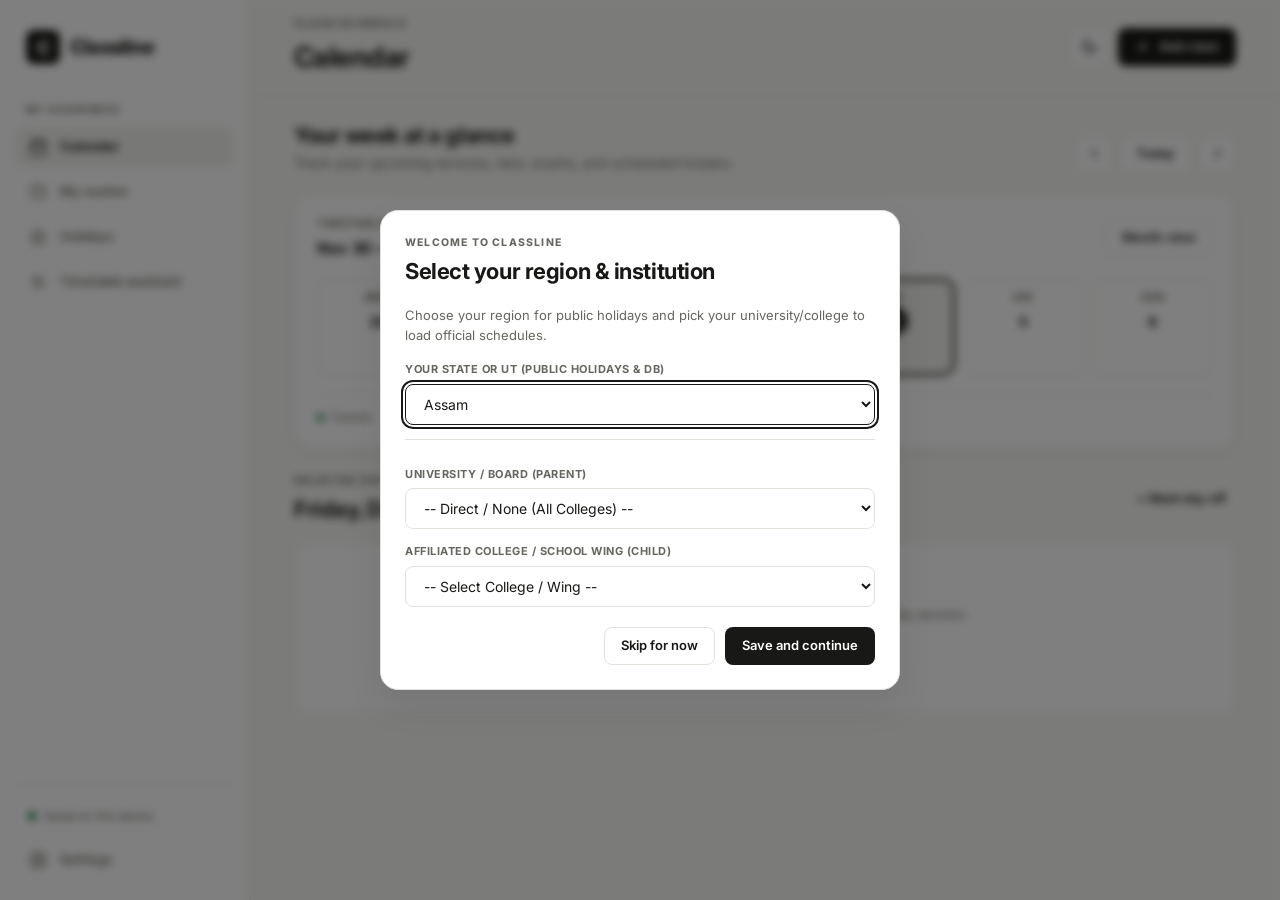
<file: index.html>
<!DOCTYPE html>
<html lang="en" data-theme="light">
<head>
  <meta charset="UTF-8">
  <meta name="viewport" content="width=device-width, initial-scale=1.0, viewport-fit=cover">
  <meta name="theme-color" content="#f7f7f5">
  <meta name="description" content="A student-friendly academic timetable and routine planner with holiday calendar updates and smart assistant support.">
  <title>Classline — Student Routine & Timetable Planner</title>
  <link rel="icon" href="assets/favicon.svg" type="image/svg+xml">
  <link rel="manifest" href="manifest.json">
  
  <link rel="preconnect" href="https://fonts.googleapis.com">
  <link rel="preconnect" href="https://fonts.gstatic.com" crossorigin>
  <link href="https://fonts.googleapis.com/css2?family=Inter:wght@400;500;600;700;800&display=swap" rel="stylesheet">

  <style>
    :root {
      color-scheme: light;
      --bg: #f7f7f5;
      --surface: #ffffff;
      --surface-soft: #f1f1ed;
      --surface-muted: #e6e6e0;
      --text: #181816;
      --muted: #666660;
      --border: #e2e2dc;
      --border-focus: #181816;
      --accent: #181816;
      --accent-text: #ffffff;
      --accent-hover: #2e2e2c;

      --green: #1f7a3e;
      --green-soft: #eaf6ee;
      --green-border: #bce3c8;
      --red: #c53030;
      --red-soft: #feecec;
      --red-border: #f8c0c0;

      /* Holiday Category Tokens */
      --cat-national: #b91c1c;
      --cat-national-bg: #fee2e2;
      --cat-national-border: #fca5a5;

      --cat-state: #6b21a8;
      --cat-state-bg: #f3e8ff;
      --cat-state-border: #d8b4fe;

      --cat-academic: #1d4ed8;
      --cat-academic-bg: #dbeafe;
      --cat-academic-border: #93c5fd;

      --cat-cultural: #b45309;
      --cat-cultural-bg: #fef3c7;
      --cat-cultural-border: #fcd34d;

      --cat-institutional: #475569;
      --cat-institutional-bg: #f1f5f9;
      --cat-institutional-border: #cbd5e1;

      --radius-sm: 8px;
      --radius-md: 12px;
      --radius-lg: 18px;
      --shadow-sm: 0 1px 3px rgba(0, 0, 0, 0.05);
      --shadow: 0 6px 18px rgba(0, 0, 0, 0.04);
      --shadow-lg: 0 16px 36px rgba(0, 0, 0, 0.08);
      --font: 'Inter', -apple-system, BlinkMacSystemFont, "Segoe UI", Roboto, sans-serif;
    }

    :root[data-theme="dark"] {
      color-scheme: dark;
      --bg: #121212;
      --surface: #1b1b1b;
      --surface-soft: #242424;
      --surface-muted: #2d2d2d;
      --text: #f5f5f2;
      --muted: #a3a39e;
      --border: #333330;
      --border-focus: #f5f5f2;
      --accent: #f5f5f2;
      --accent-text: #121212;
      --accent-hover: #e2e2de;

      --green: #48bb78;
      --green-soft: #162b1d;
      --green-border: #224b2f;
      --red: #f87171;
      --red-soft: #381919;
      --red-border: #5e2424;

      --cat-national: #fca5a5;
      --cat-national-bg: #451010;
      --cat-national-border: #7f1d1d;

      --cat-state: #d8b4fe;
      --cat-state-bg: #32114d;
      --cat-state-border: #6b21a8;

      --cat-academic: #93c5fd;
      --cat-academic-bg: #132448;
      --cat-academic-border: #1e40af;

      --cat-cultural: #fcd34d;
      --cat-cultural-bg: #3f2709;
      --cat-cultural-border: #78350f;

      --cat-institutional: #cbd5e1;
      --cat-institutional-bg: #1e293b;
      --cat-institutional-border: #475569;

      --shadow-sm: 0 1px 3px rgba(0, 0, 0, 0.3);
      --shadow: 0 6px 18px rgba(0, 0, 0, 0.4);
      --shadow-lg: 0 16px 36px rgba(0, 0, 0, 0.6);
    }

    *, *::before, *::after {
      box-sizing: border-box;
      margin: 0;
      padding: 0;
    }

    html {
      min-width: 320px;
      scroll-behavior: smooth;
      font-size: 14px;
    }

    body {
      background: var(--bg);
      color: var(--text);
      font-family: var(--font);
      line-height: 1.5;
      -webkit-font-smoothing: antialiased;
      transition: background-color 150ms ease, color 150ms ease;
      min-height: 100vh;
      width: 100%;
    }

    button, input, textarea, select {
      font: inherit;
      color: inherit;
    }

    button {
      cursor: pointer;
      border: 0;
      background: none;
      touch-action: manipulation;
    }

    button:focus-visible, input:focus-visible, textarea:focus-visible, select:focus-visible {
      outline: 2px solid var(--accent);
      outline-offset: 2px;
    }

    input, textarea, select {
      width: 100%;
      padding: 10px 14px;
      border: 1px solid var(--border);
      border-radius: var(--radius-sm);
      background: var(--surface);
      color: var(--text);
      transition: border-color 150ms ease;
    }

    input:focus, textarea:focus, select:focus {
      border-color: var(--border-focus);
    }

    label {
      display: block;
      margin: 14px 0 6px;
      font-size: 11px;
      font-weight: 700;
      letter-spacing: 0.5px;
      text-transform: uppercase;
      color: var(--muted);
    }

    h1, h2, h3 {
      color: var(--text);
      font-weight: 700;
      letter-spacing: -0.02em;
    }

    h1 { font-size: clamp(22px, 3.2vw, 28px); }
    h2 { font-size: clamp(18px, 2.4vw, 22px); }
    h3 { font-size: 16px; }

    p { color: var(--muted); }
    .muted { color: var(--muted); }
    .small { font-size: 11px; }

    .eyebrow {
      display: block;
      color: var(--muted);
      font-size: 10.5px;
      font-weight: 750;
      letter-spacing: 1.2px;
      text-transform: uppercase;
      margin-bottom: 4px;
    }

    .app-shell {
      display: flex;
      min-height: 100vh;
      width: 100%;
    }

    .sidebar {
      position: fixed;
      top: 0;
      bottom: 0;
      left: 0;
      width: 250px;
      z-index: 40;
      display: flex;
      flex-direction: column;
      padding: 24px 16px 20px;
      background: var(--surface);
      border-right: 1px solid var(--border);
    }

    .brand {
      display: flex;
      align-items: center;
      gap: 10px;
      padding: 6px 10px;
      color: var(--text);
      font-size: 20px;
      font-weight: 800;
      letter-spacing: -0.04em;
      text-decoration: none;
      user-select: none;
    }

    .brand-mark {
      display: grid;
      place-items: center;
      width: 34px;
      height: 34px;
      border-radius: var(--radius-sm);
      background: var(--accent);
      color: var(--accent-text);
      font-weight: 800;
      font-size: 18px;
    }

    .sidebar-label {
      margin: 32px 10px 10px;
      color: var(--muted);
      font-size: 10px;
      font-weight: 750;
      letter-spacing: 1.2px;
    }

    .side-navigation {
      display: grid;
      gap: 5px;
    }

    .nav-item {
      display: flex;
      align-items: center;
      gap: 12px;
      width: 100%;
      padding: 10px 12px;
      border-radius: var(--radius-sm);
      color: var(--muted);
      font-size: 13px;
      font-weight: 600;
      text-align: left;
      transition: background-color 140ms ease, color 140ms ease;
    }

    .nav-item:hover, .nav-item.active {
      background: var(--surface-soft);
      color: var(--text);
    }
    .nav-item.active { font-weight: 700; }

    .nav-symbol {
      display: inline-grid;
      place-items: center;
      width: 20px;
      height: 20px;
      flex-shrink: 0;
    }
    .nav-symbol svg {
      width: 18px;
      height: 18px;
      stroke-width: 2;
    }

    .sidebar-bottom {
      display: grid;
      gap: 10px;
      margin-top: auto;
      padding-top: 16px;
      border-top: 1px solid var(--border);
    }

    .storage-indicator {
      display: flex;
      align-items: center;
      gap: 8px;
      padding: 6px 12px;
      color: var(--muted);
      font-size: 11px;
      font-weight: 500;
    }

    .status-dot {
      width: 8px;
      height: 8px;
      border-radius: 50%;
      background: var(--green);
      display: inline-block;
      box-shadow: 0 0 0 2px var(--green-soft);
    }

    .main-area {
      flex: 1 1 0%;
      min-width: 0;
      margin-left: 250px;
      padding: 0 clamp(16px, 3.5vw, 44px) calc(90px + env(safe-area-inset-bottom, 20px));
      min-height: 100vh;
    }

    .topbar {
      position: sticky;
      top: 0;
      z-index: 30;
      display: flex;
      align-items: center;
      justify-content: space-between;
      gap: 14px;
      margin: 0 calc(clamp(16px, 3.5vw, 44px) * -1) 24px;
      padding: 16px clamp(16px, 3.5vw, 44px);
      background: var(--bg);
      background: color-mix(in srgb, var(--bg) 92%, transparent);
      backdrop-filter: blur(12px);
      -webkit-backdrop-filter: blur(12px);
      border-bottom: 1px solid var(--border);
    }

    .topbar-actions {
      display: flex;
      align-items: center;
      gap: 10px;
    }

    .primary-button, .secondary-button, .icon-button, .text-button, .danger-button {
      display: inline-flex;
      align-items: center;
      justify-content: center;
      gap: 8px;
      min-height: 38px;
      padding: 8px 16px;
      border-radius: var(--radius-sm);
      font-size: 13px;
      font-weight: 600;
      white-space: nowrap;
      transition: all 140ms ease;
      user-select: none;
    }

    .primary-button {
      background: var(--accent);
      color: var(--accent-text);
      border: 1px solid transparent;
    }
    .primary-button:hover { background: var(--accent-hover); }

    .secondary-button {
      background: var(--surface);
      color: var(--text);
      border: 1px solid var(--border);
    }
    .secondary-button:hover {
      background: var(--surface-soft);
      border-color: var(--border-focus);
    }

    .icon-button {
      width: 38px;
      height: 38px;
      min-height: 38px;
      padding: 0;
      border-radius: var(--radius-sm);
      background: var(--surface);
      color: var(--text);
      border: 1px solid var(--border);
    }
    .icon-button:hover {
      background: var(--surface-soft);
      border-color: var(--border-focus);
    }
    .icon-button svg {
      width: 17px;
      height: 17px;
      stroke-width: 2;
    }

    .text-button {
      background: transparent;
      color: var(--text);
      padding: 6px 10px;
    }
    .text-button:hover { color: var(--muted); }

    .small-button {
      padding: 5px 12px;
      font-size: 12px;
      min-height: 30px;
      border-radius: var(--radius-sm);
      border: 1px solid var(--border);
      background: var(--surface);
      color: var(--text);
      font-weight: 600;
      white-space: nowrap;
    }
    .small-button:hover { background: var(--surface-soft); }

    .danger-button {
      color: var(--red) !important;
      border-color: var(--red-border) !important;
    }
    .danger-button:hover { background: var(--red-soft) !important; }

    .view {
      display: none;
      animation: fadeIn 150ms ease forwards;
    }
    .view.active { display: block; }

    @keyframes fadeIn {
      from { opacity: 0; transform: translateY(2px); }
      to { opacity: 1; transform: translateY(0); }
    }

    .calendar-card, .panel, .settings-card {
      margin-bottom: 24px;
      padding: 22px;
      background: var(--surface);
      border: 1px solid var(--border);
      border-radius: var(--radius-lg);
      box-shadow: var(--shadow);
      max-width: 100%;
    }

    .calendar-heading, .panel-heading, .section-heading, .dialog-heading {
      display: flex;
      align-items: center;
      justify-content: space-between;
      gap: 12px;
      margin-bottom: 18px;
      flex-wrap: wrap;
    }

    .holiday-header-actions {
      display: flex;
      gap: 8px;
      flex-wrap: wrap;
      align-items: center;
    }

    .welcome-row {
      display: flex;
      justify-content: space-between;
      align-items: flex-end;
      gap: 16px;
      margin-bottom: 20px;
      flex-wrap: wrap;
    }

    .week-controls {
      display: flex;
      align-items: center;
      gap: 6px;
    }

    .badge-category {
      display: inline-flex;
      align-items: center;
      gap: 5px;
      padding: 3px 8px;
      border-radius: 999px;
      font-size: 10.5px;
      font-weight: 700;
      text-transform: uppercase;
      letter-spacing: 0.4px;
      border: 1px solid transparent;
      line-height: 1;
      white-space: nowrap;
      flex-shrink: 0;
    }
    .badge-category::before {
      content: "";
      width: 6px;
      height: 6px;
      border-radius: 50%;
      background: currentColor;
    }

    .badge-category.national {
      color: var(--cat-national);
      background: var(--cat-national-bg);
      border-color: var(--cat-national-border);
    }
    .badge-category.state {
      color: var(--cat-state);
      background: var(--cat-state-bg);
      border-color: var(--cat-state-border);
    }
    .badge-category.academic {
      color: var(--cat-academic);
      background: var(--cat-academic-bg);
      border-color: var(--cat-academic-border);
    }
    .badge-category.cultural {
      color: var(--cat-cultural);
      background: var(--cat-cultural-bg);
      border-color: var(--cat-cultural-border);
    }
    .badge-category.institutional {
      color: var(--cat-institutional);
      background: var(--cat-institutional-bg);
      border-color: var(--cat-institutional-border);
    }

    .badge-source {
      display: inline-flex;
      align-items: center;
      gap: 4px;
      padding: 2px 7px;
      border-radius: 4px;
      font-size: 9.5px;
      font-weight: 700;
      background: var(--surface-muted);
      color: var(--muted);
      text-transform: uppercase;
      letter-spacing: 0.3px;
    }

    .filter-bar {
      display: flex;
      align-items: center;
      gap: 8px;
      margin-bottom: 18px;
      overflow-x: auto;
      padding: 4px 2px 8px 2px;
      -webkit-overflow-scrolling: touch;
      scrollbar-width: none;
      max-width: 100%;
    }
    .filter-bar::-webkit-scrollbar {
      display: none;
    }

    .filter-chip {
      display: inline-flex;
      align-items: center;
      gap: 6px;
      padding: 6px 14px;
      border-radius: 999px;
      font-size: 12px;
      font-weight: 600;
      border: 1px solid var(--border);
      background: var(--surface);
      color: var(--muted);
      white-space: nowrap;
      flex-shrink: 0;
      transition: all 130ms ease;
    }
    .filter-chip:hover {
      background: var(--surface-soft);
      color: var(--text);
    }
    .filter-chip.active {
      background: var(--accent);
      color: var(--accent-text);
      border-color: var(--accent);
    }
    .count-pill {
      font-size: 10px;
      padding: 1px 6px;
      border-radius: 999px;
      background: var(--surface-soft);
      color: var(--muted);
    }
    .filter-chip.active .count-pill {
      background: rgba(255, 255, 255, 0.2);
      color: var(--accent-text);
    }

    .week-grid {
      display: grid;
      grid-template-columns: repeat(7, minmax(0, 1fr));
      gap: 8px;
      width: 100%;
    }

    .day-cell {
      min-height: 98px;
      padding: 10px 4px 8px;
      background: var(--surface);
      border: 1px solid var(--border);
      border-radius: var(--radius-md);
      display: flex;
      flex-direction: column;
      align-items: center;
      text-align: center;
      transition: all 130ms ease;
      cursor: pointer;
    }
    .day-cell:hover {
      background: var(--surface-soft);
      border-color: var(--border-focus);
    }
    .day-cell.selected {
      border-color: var(--accent);
      box-shadow: inset 0 0 0 1.5px var(--accent);
      background: var(--surface-soft);
    }

    .day-name {
      font-size: 11px;
      font-weight: 700;
      text-transform: uppercase;
      color: var(--muted);
      margin-bottom: 2px;
    }

    .day-number {
      display: grid;
      place-items: center;
      width: 28px;
      height: 28px;
      border-radius: 50%;
      font-weight: 700;
      font-size: 14px;
      margin-bottom: 6px;
    }
    .day-cell.today .day-number, .month-day.today .month-day-number {
      background: var(--accent);
      color: var(--accent-text);
      border-radius: 50%;
    }
    .month-day.today .month-day-number {
      display: inline-grid;
      place-items: center;
      width: 22px;
      height: 22px;
    }

    .cell-indicators {
      display: flex;
      align-items: center;
      justify-content: center;
      gap: 4px;
      margin-top: auto;
      min-height: 12px;
      padding: 2px 0;
    }

    .cell-dot, .legend-dot {
      width: 7px;
      height: 7px;
      border-radius: 50%;
      flex-shrink: 0;
      display: inline-block;
    }

    .cell-dot.class-dot, .legend-dot.class-dot { background: var(--green); }
    .cell-dot.holiday-dot, .legend-dot.holiday-dot { background: var(--cat-institutional); }
    .cell-dot.holiday-dot.national, .legend-dot.holiday-dot.national { background: var(--cat-national); }
    .cell-dot.holiday-dot.state, .legend-dot.holiday-dot.state { background: var(--cat-state); }
    .cell-dot.holiday-dot.academic, .legend-dot.holiday-dot.academic { background: var(--cat-academic); }
    .cell-dot.holiday-dot.cultural, .legend-dot.holiday-dot.cultural { background: var(--cat-cultural); }
    .cell-dot.holiday-dot.institutional, .legend-dot.holiday-dot.institutional { background: var(--cat-institutional); }
    .legend-dot.today-dot { background: var(--accent); }

    .month-grid {
      display: grid;
      grid-template-columns: repeat(7, minmax(0, 1fr));
      gap: 6px;
      width: 100%;
    }

    .month-weekday {
      text-align: center;
      font-size: 11px;
      font-weight: 700;
      text-transform: uppercase;
      color: var(--muted);
      padding: 6px 0;
    }

    .month-day {
      min-height: 64px;
      padding: 6px 8px;
      background: var(--surface);
      border: 1px solid var(--border);
      border-radius: var(--radius-sm);
      text-align: left;
      display: flex;
      flex-direction: column;
      justify-content: space-between;
      align-items: flex-start;
      transition: all 130ms ease;
    }
    .month-day:hover { background: var(--surface-soft); }
    .month-day.empty {
      background: transparent;
      border-color: transparent;
      pointer-events: none;
    }
    .month-day.selected {
      border-color: var(--accent);
      box-shadow: inset 0 0 0 1.5px var(--accent);
    }

    .month-day-number {
      font-size: 12px;
      font-weight: 600;
      line-height: 1;
    }

    .month-indicators {
      display: flex;
      align-items: center;
      gap: 4px;
      width: 100%;
      min-height: 10px;
    }

    .calendar-legend {
      display: flex;
      align-items: center;
      gap: 16px;
      margin-top: 18px;
      padding-top: 14px;
      border-top: 1px solid var(--border);
      font-size: 11.5px;
      color: var(--muted);
      flex-wrap: wrap;
    }
    .calendar-legend span {
      display: inline-flex;
      align-items: center;
      gap: 6px;
    }

    .class-list {
      display: grid;
      gap: 10px;
      width: 100%;
    }

    .class-card {
      display: flex;
      align-items: center;
      gap: 14px;
      padding: 14px 18px;
      background: var(--surface);
      border: 1px solid var(--border);
      border-radius: var(--radius-md);
      box-shadow: var(--shadow-sm);
      transition: border-color 150ms ease;
      width: 100%;
      max-width: 100%;
    }
    .class-card:hover { border-color: var(--border-focus); }

    .class-time {
      flex-shrink: 0;
      white-space: nowrap;
      font-size: 13px;
      font-weight: 700;
      color: var(--text);
      font-variant-numeric: tabular-nums;
      min-width: 88px;
    }

    .class-time-line {
      width: 4px;
      align-self: stretch;
      min-height: 38px;
      border-radius: 4px;
      background: var(--green);
      flex-shrink: 0;
    }

    .class-details {
      flex: 1 1 0%;
      min-width: 0;
    }
    .class-details-header {
      display: flex;
      align-items: center;
      gap: 8px;
      flex-wrap: wrap;
      margin-bottom: 2px;
    }
    .class-details h3 {
      font-size: 14.5px;
      font-weight: 700;
      word-break: break-word;
      overflow-wrap: anywhere;
    }
    .class-details p {
      font-size: 12px;
      color: var(--muted);
      word-break: break-word;
      overflow-wrap: anywhere;
    }

    .card-actions {
      display: flex;
      align-items: center;
      gap: 8px;
      margin-left: auto;
      flex-shrink: 0;
    }

    .empty-state {
      padding: 34px 20px;
      text-align: center;
      border: 1.5px dashed var(--border);
      border-radius: var(--radius-md);
      background: var(--surface);
      width: 100%;
    }
    .empty-state strong {
      display: block;
      font-size: 15px;
      color: var(--text);
      margin-bottom: 4px;
    }
    .empty-state p {
      font-size: 13px;
      margin-bottom: 14px;
    }

    .info-callout {
      display: flex;
      gap: 12px;
      padding: 14px 16px;
      border-radius: var(--radius-md);
      background: var(--surface-soft);
      border: 1px solid var(--border);
      margin-bottom: 20px;
      font-size: 12px;
      line-height: 1.5;
      width: 100%;
    }
    .info-callout svg {
      width: 18px;
      height: 18px;
      flex-shrink: 0;
      color: var(--muted);
      margin-top: 2px;
    }
    .info-callout.warning {
      background: var(--red-soft);
      border-color: var(--red-border);
      color: var(--text);
    }
    .info-callout.warning svg { color: var(--red); }
    .info-callout.notice {
      background: var(--cat-academic-bg);
      border-color: var(--cat-academic-border);
      color: var(--cat-academic);
    }

    .assistant-panel { max-width: 820px; }
    .step-badge {
      display: inline-flex;
      align-items: center;
      justify-content: center;
      width: 28px;
      height: 28px;
      border-radius: var(--radius-sm);
      background: var(--surface-soft);
      border: 1px solid var(--border);
      font-size: 12px;
      font-weight: 750;
      color: var(--text);
      margin-bottom: 12px;
    }

    .form-row {
      display: grid;
      grid-template-columns: 1fr 1fr;
      gap: 16px;
    }

    .button-row {
      display: flex;
      align-items: center;
      gap: 10px;
      margin-top: 16px;
      flex-wrap: wrap;
    }

    .full-width { width: 100%; margin-top: 18px; }

    .status-message {
      margin-top: 12px;
      font-size: 13px;
      font-weight: 600;
      min-height: 20px;
    }
    .status-message.error { color: var(--red); }
    .status-message.success { color: var(--green); }

    .import-review {
      margin-top: 20px;
      padding: 18px;
      border-radius: var(--radius-md);
      background: var(--surface-soft);
      border: 1px solid var(--border);
    }
    .import-review h3 { margin-bottom: 6px; }

    .import-options {
      display: grid;
      gap: 10px;
      margin: 14px 0;
    }
    .import-option {
      display: flex;
      align-items: flex-start;
      gap: 12px;
      padding: 12px 14px;
      background: var(--surface);
      border: 1.5px solid var(--border);
      border-radius: var(--radius-sm);
      cursor: pointer;
    }
    .import-option input[type="radio"] { width: auto; margin-top: 3px; accent-color: var(--accent); }
    .import-summary {
      padding: 12px 14px;
      border-radius: var(--radius-sm);
      background: var(--surface);
      border: 1px solid var(--border);
      font-size: 12px;
      line-height: 1.5;
    }
    .import-summary-pill {
      font-weight: 700;
      padding: 1px 6px;
      border-radius: 4px;
      background: var(--surface-muted);
      margin: 0 2px;
    }

    .settings-grid { display: grid; gap: 20px; max-width: 860px; }
    .settings-card { display: flex; flex-direction: column; gap: 18px; }
    .settings-card-header {
      display: flex;
      align-items: flex-start;
      justify-content: space-between;
      gap: 12px;
      padding-bottom: 12px;
      border-bottom: 1px solid var(--border);
    }
    .settings-block {
      display: flex;
      align-items: center;
      justify-content: space-between;
      gap: 16px;
      padding: 12px 14px;
      background: var(--surface-soft);
      border: 1px solid var(--border);
      border-radius: var(--radius-md);
    }

    .switch-label {
      display: flex;
      align-items: center;
      cursor: pointer;
      flex-shrink: 0;
    }
    .switch-input {
      appearance: none;
      -webkit-appearance: none;
      width: 44px;
      height: 24px;
      background: var(--border);
      border-radius: 999px;
      cursor: pointer;
      position: relative;
      border: none;
      padding: 0;
      transition: background-color 160ms ease;
    }
    .switch-input::before {
      content: "";
      position: absolute;
      width: 18px;
      height: 18px;
      left: 3px;
      top: 3px;
      border-radius: 50%;
      background: #ffffff;
      transition: transform 160ms ease;
      box-shadow: 0 1px 3px rgba(0,0,0,0.25);
    }
    .switch-input:checked { background: var(--accent); }
    .switch-input:checked::before { transform: translateX(20px); }

    .stats-grid {
      display: grid;
      grid-template-columns: repeat(3, 1fr);
      gap: 12px;
    }
    .stat-tile {
      padding: 14px 12px;
      background: var(--surface-soft);
      border: 1px solid var(--border);
      border-radius: var(--radius-md);
      text-align: center;
    }
    .stat-number {
      font-size: 22px;
      font-weight: 800;
      color: var(--text);
    }
    .stat-label {
      font-size: 10px;
      font-weight: 700;
      text-transform: uppercase;
      color: var(--muted);
      letter-spacing: 0.5px;
    }

    .weekday-picker {
      display: grid;
      grid-template-columns: repeat(4, 1fr);
      gap: 8px;
      margin-top: 8px;
    }
    .weekday-chip {
      display: flex;
      align-items: center;
      gap: 6px;
      padding: 8px 10px;
      border: 1px solid var(--border);
      border-radius: var(--radius-sm);
      background: var(--surface);
      font-size: 12px;
      font-weight: 600;
      cursor: pointer;
    }
    .weekday-chip input { width: auto; margin: 0; accent-color: var(--accent); }

    /* Course Picker Batch & Accordion Styles */
    .batch-accordion-group {
      border: 1px solid var(--border);
      border-radius: var(--radius-md);
      overflow: hidden;
      margin-bottom: 12px;
      background: var(--surface);
    }
    .batch-header {
      display: flex;
      align-items: center;
      justify-content: space-between;
      padding: 10px 14px;
      background: var(--surface-soft);
      cursor: pointer;
      user-select: none;
      font-size: 12.5px;
      font-weight: 700;
    }
    .batch-header-title {
      display: flex;
      align-items: center;
      gap: 8px;
    }
    .batch-body {
      padding: 10px 12px;
      display: grid;
      gap: 10px;
    }
    .batch-body.collapsed {
      display: none;
    }

    .subject-accordion-card {
      border: 1px solid var(--border);
      border-radius: var(--radius-sm);
      background: var(--surface);
      overflow: hidden;
    }
    .subject-header-row {
      display: flex;
      align-items: center;
      justify-content: space-between;
      padding: 10px 12px;
      cursor: pointer;
      user-select: none;
      gap: 10px;
    }
    .subject-title-wrap {
      display: flex;
      align-items: center;
      gap: 10px;
      flex: 1;
    }
    .subject-slots-panel {
      padding: 8px 14px 12px 36px;
      background: var(--surface-soft);
      border-top: 1px dashed var(--border);
      display: grid;
      gap: 6px;
    }
    .subject-slots-panel.collapsed {
      display: none;
    }
    .slot-row {
      display: flex;
      align-items: center;
      justify-content: space-between;
      font-size: 11.5px;
      color: var(--muted);
      padding: 3px 0;
    }
    .slot-days {
      font-weight: 700;
      color: var(--text);
    }

    .app-dialog {
      width: min(580px, calc(100vw - 32px));
      max-height: min(88vh, 720px);
      padding: 24px;
      border: 1px solid var(--border);
      border-radius: var(--radius-lg);
      background: var(--surface);
      color: var(--text);
      box-shadow: var(--shadow-lg);
      margin: auto;
      overflow-y: auto;
    }
    .app-dialog::backdrop {
      background: rgba(0, 0, 0, 0.5);
      backdrop-filter: blur(4px);
    }

    .toast {
      position: fixed;
      right: 24px;
      bottom: 24px;
      z-index: 90;
      max-width: min(420px, calc(100vw - 32px));
      padding: 12px 18px;
      border: 1px solid var(--border);
      border-radius: var(--radius-md);
      background: var(--surface);
      color: var(--text);
      box-shadow: var(--shadow-lg);
      opacity: 0;
      transform: translateY(14px);
      pointer-events: none;
      transition: opacity 180ms ease, transform 180ms ease;
      font-size: 13px;
      font-weight: 600;
      display: flex;
      align-items: center;
      justify-content: space-between;
      gap: 12px;
    }
    .toast.visible {
      opacity: 1;
      transform: translateY(0);
      pointer-events: auto;
    }
    .toast.error-toast {
      border-color: var(--red-border);
      background: var(--red-soft);
      color: var(--red);
    }

    .mobile-nav {
      display: none;
      position: fixed;
      inset: auto 0 0 0;
      z-index: 60;
      background: var(--surface);
      background: color-mix(in srgb, var(--surface) 96%, transparent);
      backdrop-filter: blur(14px);
      border-top: 1px solid var(--border);
      padding: 6px 6px calc(6px + env(safe-area-inset-bottom, 0px));
    }
    .mobile-nav-inner {
      display: grid;
      grid-template-columns: repeat(5, 1fr);
      max-width: 520px;
      margin: 0 auto;
    }
    .mobile-nav-item {
      display: flex;
      flex-direction: column;
      align-items: center;
      gap: 3px;
      padding: 6px 2px;
      color: var(--muted);
      font-size: 10px;
      font-weight: 600;
    }
    .mobile-nav-item svg { width: 20px; height: 20px; stroke-width: 2; }
    .mobile-nav-item.active { color: var(--accent); font-weight: 750; }

    .hidden { display: none !important; }

    @media (max-width: 900px) {
      .sidebar { width: 210px; }
      .main-area { margin-left: 210px; }
    }

    @media (max-width: 720px) {
      .sidebar { display: none; }
      .main-area {
        margin-left: 0;
        padding-left: 14px;
        padding-right: 14px;
        padding-bottom: calc(110px + env(safe-area-inset-bottom, 20px));
        width: 100%;
      }
      .topbar { margin: 0 -14px 20px; padding: 12px 14px; }
      .mobile-nav { display: block; }
      
      .calendar-card, .panel, .settings-card {
        padding: 16px 14px;
      }
      
      .holiday-header-actions {
        width: 100%;
        justify-content: flex-start;
      }
      
      .class-card {
        flex-direction: column;
        align-items: flex-start;
        gap: 8px;
        padding: 12px 14px;
      }
      .class-time-line {
        display: none;
      }
      .card-actions {
        margin-left: 0;
        width: 100%;
        justify-content: flex-end;
        padding-top: 8px;
        border-top: 1px dashed var(--border);
      }
      
      .day-cell { min-height: 80px; padding: 6px 2px 4px; }
      .day-name { font-size: 9px; }
      .day-number { width: 24px; height: 24px; font-size: 12px; }
      .form-row { grid-template-columns: 1fr; gap: 0; }
      .weekday-picker { grid-template-columns: repeat(2, 1fr); }
      .stats-grid { grid-template-columns: repeat(3, 1fr); gap: 8px; }
    }
  </style>
</head>
<body>

  <!-- SVG Sprite Library -->
  <svg style="display: none;" xmlns="http://www.w3.org/2000/svg">
    <symbol id="icon-calendar" viewBox="0 0 24 24" fill="none" stroke="currentColor">
      <rect x="3" y="4" width="18" height="18" rx="2" ry="2"></rect>
      <line x1="16" y1="2" x2="16" y2="6"></line>
      <line x1="8" y1="2" x2="8" y2="6"></line>
      <line x1="3" y1="10" x2="21" y2="10"></line>
    </symbol>
    <symbol id="icon-routine" viewBox="0 0 24 24" fill="none" stroke="currentColor">
      <circle cx="12" cy="12" r="10"></circle>
      <polyline points="12 6 12 12 16 14"></polyline>
    </symbol>
    <symbol id="icon-holiday" viewBox="0 0 24 24" fill="none" stroke="currentColor">
      <path d="M12 2l3.09 6.26L22 9.27l-5 4.87 1.18 6.88L12 17.77l-6.18 3.25L7 14.14 2 9.27l6.91-1.01L12 2z"></path>
    </symbol>
    <symbol id="icon-ai" viewBox="0 0 24 24" fill="none" stroke="currentColor">
      <path d="M12 2v4m0 12v4M4.93 4.93l2.83 2.83m8.48 8.48l2.83 2.83M2 12h4m12 0h4M4.93 19.07l2.83-2.83m8.48-8.48l2.83-2.83"></path>
      <circle cx="12" cy="12" r="3"></circle>
    </symbol>
    <symbol id="icon-settings" viewBox="0 0 24 24" fill="none" stroke="currentColor">
      <circle cx="12" cy="12" r="3"></circle>
      <path d="M19.4 15a1.65 1.65 0 0 0 .33 1.82l.06.06a2 2 0 0 1 0 2.83 2 2 0 0 1-2.83 0l-.06-.06a1.65 1.65 0 0 0-1.82-.33 1.65 1.65 0 0 0-1 1.51V21a2 2 0 0 1-2 2 2 2 0 0 1-2-2v-.09A1.65 1.65 0 0 0 9 19.4a1.65 1.65 0 0 0-1.82.33l-.06.06a2 2 0 0 1-2.83 0 2 2 0 0 1 0-2.83l.06-.06a1.65 1.65 0 0 0 .33-1.82 1.65 1.65 0 0 0-1.51-1H3a2 2 0 0 1-2-2 2 2 0 0 1 2-2h.09A1.65 1.65 0 0 0 4.6 9a1.65 1.65 0 0 0-.33-1.82l-.06-.06a2 2 0 0 1 0-2.83 2 2 0 0 1 2.83 0l.06.06a1.65 1.65 0 0 0 1.82.33H9a1.65 1.65 0 0 0 1-1.51V3a2 2 0 0 1 2-2 2 2 0 0 1 2 2v.09a1.65 1.65 0 0 0 1 1.51 1.65 1.65 0 0 0 1.82-.33l.06-.06a2 2 0 0 1 2.83 0 2 2 0 0 1 0 2.83l-.06.06a1.65 1.65 0 0 0-.33 1.82V9a1.65 1.65 0 0 0 1.51 1H21a2 2 0 0 1 2 2 2 2 0 0 1-2 2h-.09a1.65 1.65 0 0 0-1.51 1z"></path>
    </symbol>
    <symbol id="icon-sun" viewBox="0 0 24 24" fill="none" stroke="currentColor">
      <circle cx="12" cy="12" r="5"></circle>
      <line x1="12" y1="1" x2="12" y2="3"></line>
      <line x1="12" y1="21" x2="12" y2="23"></line>
      <line x1="4.22" y1="4.22" x2="5.64" y2="5.64"></line>
      <line x1="18.36" y1="18.36" x2="19.78" y2="19.78"></line>
      <line x1="1" y1="12" x2="3" y2="12"></line>
      <line x1="21" y1="12" x2="23" y2="12"></line>
      <line x1="4.22" y1="19.78" x2="5.64" y2="18.36"></line>
      <line x1="18.36" y1="5.64" x2="19.78" y2="4.22"></line>
    </symbol>
    <symbol id="icon-moon" viewBox="0 0 24 24" fill="none" stroke="currentColor">
      <path d="M21 12.79A9 9 0 1 1 11.21 3 7 7 0 0 0 21 12.79z"></path>
    </symbol>
    <symbol id="icon-chevron-left" viewBox="0 0 24 24" fill="none" stroke="currentColor">
      <polyline points="15 18 9 12 15 6"></polyline>
    </symbol>
    <symbol id="icon-chevron-right" viewBox="0 0 24 24" fill="none" stroke="currentColor">
      <polyline points="9 18 15 12 9 6"></polyline>
    </symbol>
    <symbol id="icon-plus" viewBox="0 0 24 24" fill="none" stroke="currentColor">
      <line x1="12" y1="5" x2="12" y2="19"></line>
      <line x1="5" y1="12" x2="19" y2="12"></line>
    </symbol>
    <symbol id="icon-close" viewBox="0 0 24 24" fill="none" stroke="currentColor">
      <line x1="18" y1="6" x2="6" y2="18"></line>
      <line x1="6" y1="6" x2="18" y2="18"></line>
    </symbol>
    <symbol id="icon-info" viewBox="0 0 24 24" fill="none" stroke="currentColor">
      <circle cx="12" cy="12" r="10"></circle>
      <line x1="12" y1="16" x2="12" y2="12"></line>
      <line x1="12" y1="8" x2="12.01" y2="8"></line>
    </symbol>
    <symbol id="icon-sync" viewBox="0 0 24 24" fill="none" stroke="currentColor">
      <polyline points="23 4 23 10 17 10"></polyline>
      <polyline points="1 20 1 14 7 14"></polyline>
      <path d="M3.51 9a9 9 0 0 1 14.85-3.36L23 10M1 14l4.64 4.36A9 9 0 0 0 20.49 15"></path>
    </symbol>
  </svg>

  <div class="app-shell">
    <aside class="sidebar" id="sidebar" aria-label="Main menu">
      <a class="brand" href="#" aria-label="Classline student home">
        <span class="brand-mark">C</span>
        <span>Classline</span>
      </a>

      <div class="sidebar-label">MY ACADEMICS</div>

      <nav class="side-navigation" aria-label="Primary sections">
        <button class="nav-item active" data-view="calendar">
          <span class="nav-symbol"><svg><use href="#icon-calendar"/></svg></span>
          Calendar
        </button>
        <button class="nav-item" data-view="routine">
          <span class="nav-symbol"><svg><use href="#icon-routine"/></svg></span>
          My routine
        </button>
        <button class="nav-item" data-view="holidays">
          <span class="nav-symbol"><svg><use href="#icon-holiday"/></svg></span>
          Holidays
        </button>
        <button class="nav-item" data-view="assistant">
          <span class="nav-symbol"><svg><use href="#icon-ai"/></svg></span>
          Timetable assistant
        </button>
      </nav>

      <div class="sidebar-bottom">
        <div class="storage-indicator">
          <span class="status-dot"></span>
          <span>Saved on this device</span>
        </div>
        <button class="nav-item" data-view="settings">
          <span class="nav-symbol"><svg><use href="#icon-settings"/></svg></span>
          Settings
        </button>
      </div>
    </aside>

    <main class="main-area" id="main-content">
      <header class="topbar">
        <div>
          <span class="eyebrow" id="today-label">CLASS SCHEDULE</span>
          <h1 id="page-title">Calendar</h1>
        </div>
        <div class="topbar-actions">
          <button class="icon-button" id="theme-toggle" type="button" aria-label="Switch day/night theme" title="Switch reading theme">
            <svg id="theme-icon"><use href="#icon-moon"/></svg>
          </button>
          <button class="primary-button" id="quick-add" type="button">
            <svg style="width:16px;height:16px;stroke-width:2.5;"><use href="#icon-plus"/></svg>
            <span>Add class</span>
          </button>
        </div>
      </header>

      <!-- View: Calendar -->
      <section class="view active" id="view-calendar">
        <div class="welcome-row">
          <div>
            <h2>Your week at a glance</h2>
            <p>Track your upcoming lectures, labs, exams, and scheduled breaks.</p>
          </div>
          <div class="week-controls">
            <button class="icon-button" id="previous-week" aria-label="Previous period">
              <svg><use href="#icon-chevron-left"/></svg>
            </button>
            <button class="secondary-button" id="today-button">Today</button>
            <button class="icon-button" id="next-week" aria-label="Next period">
              <svg><use href="#icon-chevron-right"/></svg>
            </button>
          </div>
        </div>

        <div class="calendar-card">
          <div class="calendar-heading">
            <div>
              <span class="eyebrow">TIMETABLE OVERVIEW</span>
              <h3 id="week-heading">This week</h3>
            </div>
            <button class="secondary-button" id="month-toggle">Month view</button>
          </div>

          <div class="week-grid" id="week-grid"></div>
          <div class="month-grid hidden" id="month-grid"></div>

          <div class="calendar-legend">
            <span><i class="legend-dot class-dot"></i> Classes</span>
            <span><i class="legend-dot holiday-dot national"></i> National</span>
            <span><i class="legend-dot holiday-dot state"></i> State</span>
            <span><i class="legend-dot holiday-dot academic"></i> Academic</span>
            <span><i class="legend-dot holiday-dot cultural"></i> Cultural</span>
            <span><i class="legend-dot holiday-dot institutional"></i> Institutional</span>
            <span><i class="legend-dot today-dot"></i> Today</span>
          </div>
        </div>

        <div class="section-heading">
          <div>
            <span class="eyebrow">SELECTED DAY</span>
            <h2 id="selected-date-heading">Today's classes</h2>
          </div>
          <button class="text-button" id="add-holiday-from-calendar">+ Mark day off</button>
        </div>

        <div id="selected-day-content" class="class-list"></div>
      </section>

      <!-- View: Routine -->
      <section class="view" id="view-routine">
        <div class="calendar-heading">
          <div>
            <span class="eyebrow">REGULAR CLASSES</span>
            <h2>My weekly routine</h2>
            <p>Set up your repeating class schedule or single study sessions.</p>
          </div>
          <button class="primary-button" id="routine-add-class">
            <svg style="width:16px;height:16px;stroke-width:2.5;"><use href="#icon-plus"/></svg>
            Add class
          </button>
        </div>

        <div class="panel">
          <div id="routine-list" class="class-list"></div>
        </div>
      </section>

      <!-- View: Holidays -->
      <section class="view" id="view-holidays">
        <div class="calendar-heading">
          <div>
            <span class="eyebrow">OFFICIAL ACADEMIC CALENDAR</span>
            <h2>Holidays & campus closures</h2>
            <p>Classes are automatically paused on marked holiday dates.</p>
          </div>
          <div class="holiday-header-actions">
            <button class="secondary-button" id="holiday-recycle-btn" type="button" title="View deleted holidays">
              <svg style="width:16px;height:16px;stroke-width:2;"><use href="#icon-routine"/></svg>
              <span>Trash (<span id="trash-count">0</span>)</span>
            </button>
            <button class="primary-button" id="add-holiday">
              <svg style="width:16px;height:16px;stroke-width:2.5;"><use href="#icon-plus"/></svg>
              Add holiday
            </button>
          </div>
        </div>

        <div class="filter-bar" id="holiday-filter-bar">
          <button type="button" class="filter-chip active" data-filter="all">All <span class="count-pill" id="count-all">0</span></button>
          <button type="button" class="filter-chip" data-filter="national">National <span class="count-pill" id="count-national">0</span></button>
          <button type="button" class="filter-chip" data-filter="state">State <span class="count-pill" id="count-state">0</span></button>
          <button type="button" class="filter-chip" data-filter="academic">Academic breaks <span class="count-pill" id="count-academic">0</span></button>
          <button type="button" class="filter-chip" data-filter="cultural">Festivals <span class="count-pill" id="count-cultural">0</span></button>
          <button type="button" class="filter-chip" data-filter="institutional">Campus events <span class="count-pill" id="count-institutional">0</span></button>
        </div>

        <div class="panel">
          <div id="holiday-list" class="class-list"></div>
        </div>
      </section>

      <!-- View: Assistant -->
      <section class="view" id="view-assistant">
        <div style="margin-bottom: 24px;">
          <span class="eyebrow">SMART TIMETABLE MAKER</span>
          <h2>Timetable assistant</h2>
          <p>Paste or describe your syllabus routine in natural English to load it into your schedule.</p>
        </div>

        <div class="panel assistant-panel">
          <div class="step-badge">01</div>
          <h3>Tell us your weekly schedule</h3>
          <p class="muted">Mention your courses, room numbers, lecture hours, and semester dates.</p>

          <label for="routine-description">Schedule description</label>
          <textarea id="routine-description" rows="5" placeholder="e.g., Computer Networks on Monday and Wednesday 09:30 to 11:00 in Room 204. Lab on Friday 2 PM..."></textarea>

          <div class="form-row">
            <div>
              <label for="academic-start">Semester starts</label>
              <input id="academic-start" type="date">
            </div>
            <div>
              <label for="academic-end">Semester ends</label>
              <input id="academic-end" type="date">
            </div>
          </div>

          <button class="primary-button full-width" id="generate-prompt">Generate assistant prompt</button>
        </div>

        <div class="panel assistant-panel" id="panel-step-2">
          <div class="step-badge">02</div>
          <h3>Copy prompt to your AI</h3>
          <p class="muted">Copy this prompt and send it to ChatGPT, Claude, or Gemini.</p>

          <label for="generated-prompt">Generated prompt</label>
          <textarea id="generated-prompt" rows="7" readonly placeholder="Your formatted prompt will appear here..."></textarea>

          <div class="button-row">
            <button class="secondary-button" id="copy-prompt">Copy prompt</button>
            <button class="secondary-button" id="share-prompt">Share prompt</button>
          </div>
        </div>

        <div class="panel assistant-panel" id="panel-step-3">
          <div class="step-badge">03</div>
          <h3>Bring routine into Classline</h3>
          <p class="muted">Paste the response returned by your AI assistant to verify and save.</p>

          <label for="routine-json">AI Response</label>
          <textarea id="routine-json" rows="6" placeholder="Paste response here..."></textarea>

          <div class="button-row">
            <button class="secondary-button" id="read-clipboard">Paste from clipboard</button>
            <button class="primary-button" id="validate-routine">Review & Add to Schedule</button>
          </div>

          <p id="assistant-status" class="status-message" role="status"></p>
          <div id="import-preview"></div>
        </div>
      </section>

      <!-- View: Settings -->
      <section class="view" id="view-settings">
        <div style="margin-bottom: 24px;">
          <span class="eyebrow">PREFERENCES</span>
          <h2>Settings</h2>
          <p>Manage your region, official holidays, color themes, and schedule backups.</p>
        </div>

        <div class="settings-grid">
          <div class="settings-card">
            <div class="settings-card-header">
              <div>
                <h3>Schedule summary</h3>
                <p>Overview of items currently saved on this device.</p>
              </div>
              <span class="badge-source">Active</span>
            </div>
            <div class="stats-grid">
              <div class="stat-tile">
                <div class="stat-number" id="stats-class-count">0</div>
                <div class="stat-label">Classes</div>
              </div>
              <div class="stat-tile">
                <div class="stat-number" id="stats-holiday-count">0</div>
                <div class="stat-label">Holidays</div>
              </div>
              <div class="stat-tile">
                <div class="stat-number" id="stats-trash-count">0</div>
                <div class="stat-label">In Trash</div>
              </div>
            </div>
          </div>

          <!-- Institution & Database Package Selector -->
          <div class="settings-card">
            <div class="settings-card-header">
              <div>
                <h3>🏫 Institution & Board Timetable</h3>
                <p>Select your university board and affiliated college to load official breaks and course offerings.</p>
              </div>
              <span class="badge-source" id="db-sync-status">Static DB Connected</span>
            </div>

            <div class="form-row">
              <div>
                <label for="db-state-select">State / Region</label>
                <select id="db-state-select"></select>
              </div>
              <div>
                <label for="db-parent-select">University / Board (Parent)</label>
                <select id="db-parent-select">
                  <option value="">-- Select State First --</option>
                </select>
              </div>
            </div>

            <div>
              <label for="db-child-select">Affiliated College / School Wing (Child)</label>
              <select id="db-child-select">
                <option value="">-- Select State First --</option>
              </select>
            </div>

            <div style="margin-top: 12px; display: flex; gap: 8px; flex-wrap: wrap;">
              <button type="button" class="primary-button" id="btn-load-campus-data">
                Import College Classes & Holidays
              </button>
            </div>
          </div>

          <!-- Official Holidays Sync -->
          <div class="settings-card">
            <div class="settings-card-header">
              <div>
                <h3>🇮🇳 Official Indian holidays</h3>
                <p>Prevent timetable clashes for gazetted national and state holidays.</p>
              </div>
              <span class="badge-source" id="sync-status-indicator">Up to date</span>
            </div>

            <div>
              <label for="sync-state-select">Your State or Union Territory</label>
              <select id="sync-state-select"></select>
            </div>

            <div id="sync-notice-banner" class="info-callout notice hidden">
              <svg><use href="#icon-info"/></svg>
              <span id="sync-notice-text">Holiday calendar not published for this state yet.</span>
            </div>

            <div id="sync-error-banner" class="info-callout warning hidden">
              <svg><use href="#icon-info"/></svg>
              <div>
                <span>Unable to fetch updates. Please check your internet connection.</span>
                <button type="button" class="small-button" id="sync-retry-btn" style="margin-top: 6px;">Try again</button>
              </div>
            </div>

            <div class="settings-block">
              <div>
                <strong style="display:flex; align-items:center; gap:8px;">
                  <span class="badge-category national">National</span>
                  National gazetted holidays
                </strong>
                <p class="muted">Includes mandatory public holidays across India.</p>
              </div>
              <label class="switch-label">
                <input type="checkbox" class="switch-input" id="sync-toggle-national">
              </label>
            </div>

            <div class="settings-block">
              <div>
                <strong style="display:flex; align-items:center; gap:8px;">
                  <span class="badge-category state">State</span>
                  State & regional festival holidays
                </strong>
                <p class="muted" id="state-toggle-description">Public holidays for your chosen state.</p>
              </div>
              <label class="switch-label">
                <input type="checkbox" class="switch-input" id="sync-toggle-state">
              </label>
            </div>

            <div style="display:flex; justify-content:space-between; align-items:center; flex-wrap:wrap; gap:10px; border-top: 1px solid var(--border); padding-top: 10px;">
              <span class="small muted" id="sync-stats-text">0 official holidays synced.</span>
              <button type="button" class="secondary-button" id="manual-sync-btn">
                <svg style="width:14px;height:14px;"><use href="#icon-sync"/></svg>
                Check for updates
              </button>
            </div>
          </div>

          <!-- Appearance -->
          <div class="settings-card">
            <div class="settings-card-header">
              <div>
                <h3>Appearance & Theme</h3>
                <p>Adjust reading contrast for day or night study sessions.</p>
              </div>
            </div>
            <div class="settings-block">
              <div>
                <strong>Reading Theme</strong>
                <p class="muted">Toggle between comfortable daylight mode and low-light dark mode.</p>
              </div>
              <button type="button" class="secondary-button" id="settings-theme-toggle">Switch theme</button>
            </div>
          </div>

          <!-- Backup & Clear -->
          <div class="settings-card">
            <div class="settings-card-header">
              <div>
                <h3>Timetable backup & transfer</h3>
                <p>Save a copy of your routine to your device or restore a saved file.</p>
              </div>
            </div>
            <div style="display: flex; gap: 10px; flex-wrap: wrap;">
              <button class="primary-button" id="export-data">Download backup</button>
              <button class="secondary-button" id="import-data-button">Restore backup</button>
              <input id="import-data-file" type="file" accept=".json,application/json" hidden>
            </div>
          </div>

          <div class="settings-card" style="border-color: var(--red-border);">
            <div class="settings-card-header" style="border-bottom-color: var(--red-border);">
              <div>
                <h3 style="color: var(--red);">Reset timetable</h3>
                <p>Clear all routine classes and holidays to start fresh.</p>
              </div>
            </div>
            <div class="settings-block" style="background: var(--surface);">
              <div>
                <strong style="color: var(--red);">Wipe all schedule data</strong>
                <p class="muted">Permanently clears your timetable, classes, and deleted items.</p>
              </div>
              <button type="button" class="danger-button secondary-button" id="clear-all-data-btn">Reset planner</button>
            </div>
          </div>
        </div>
      </section>
    </main>
  </div>

  <!-- Mobile Bottom Tab Bar -->
  <nav class="mobile-nav" aria-label="Mobile Navigation">
    <div class="mobile-nav-inner">
      <button class="mobile-nav-item active" data-view="calendar">
        <svg><use href="#icon-calendar"/></svg>
        <span>Calendar</span>
      </button>
      <button class="mobile-nav-item" data-view="routine">
        <svg><use href="#icon-routine"/></svg>
        <span>Routine</span>
      </button>
      <button class="mobile-nav-item" data-view="holidays">
        <svg><use href="#icon-holiday"/></svg>
        <span>Holidays</span>
      </button>
      <button class="mobile-nav-item" data-view="assistant">
        <svg><use href="#icon-ai"/></svg>
        <span>Assistant</span>
      </button>
      <button class="mobile-nav-item" data-view="settings">
        <svg><use href="#icon-settings"/></svg>
        <span>Settings</span>
      </button>
    </div>
  </nav>

  <!-- Add / Edit Class Modal -->
  <dialog id="class-dialog" class="app-dialog">
    <form id="class-form" method="dialog">
      <div class="dialog-heading">
        <div>
          <span class="eyebrow">CLASS DETAILS</span>
          <h2 id="class-dialog-title">Add a class</h2>
        </div>
        <button type="button" class="icon-button" data-close-dialog aria-label="Close dialog">
          <svg><use href="#icon-close"/></svg>
        </button>
      </div>

      <input id="class-id" type="hidden">

      <label for="class-name">Subject / Course name</label>
      <input id="class-name" maxlength="100" required placeholder="e.g. Data Structures & Algorithms">

      <div class="form-row">
        <div>
          <label for="class-start">Start time</label>
          <input id="class-start" type="time" required>
        </div>
        <div>
          <label for="class-end">End time</label>
          <input id="class-end" type="time" required>
        </div>
      </div>

      <label for="class-location">Room / Hall (optional)</label>
      <input id="class-location" maxlength="100" placeholder="e.g. Science Block, Room 302">

      <label>Weekly repeating days</label>
      <div class="weekday-picker" id="weekday-picker">
        <label class="weekday-chip"><input type="checkbox" value="1"> Mon</label>
        <label class="weekday-chip"><input type="checkbox" value="2"> Tue</label>
        <label class="weekday-chip"><input type="checkbox" value="3"> Wed</label>
        <label class="weekday-chip"><input type="checkbox" value="4"> Thu</label>
        <label class="weekday-chip"><input type="checkbox" value="5"> Fri</label>
        <label class="weekday-chip"><input type="checkbox" value="6"> Sat</label>
        <label class="weekday-chip"><input type="checkbox" value="0"> Sun</label>
      </div>

      <label for="class-date">Single session date (optional)</label>
      <input id="class-date" type="date">
      <p class="small muted" style="margin-top:4px;">Leave empty for regular weekly classes.</p>

      <div class="button-row" style="justify-content: flex-end;">
        <button type="button" class="secondary-button" data-close-dialog>Cancel</button>
        <button type="submit" class="primary-button">Save class</button>
      </div>
    </form>
  </dialog>

  <!-- Add / Edit Holiday Modal -->
  <dialog id="holiday-dialog" class="app-dialog">
    <form id="holiday-form" method="dialog">
      <div class="dialog-heading">
        <div>
          <span class="eyebrow">ACADEMIC CALENDAR</span>
          <h2 id="holiday-dialog-title">Add holiday or day off</h2>
        </div>
        <button type="button" class="icon-button" data-close-dialog aria-label="Close dialog">
          <svg><use href="#icon-close"/></svg>
        </button>
      </div>

      <input id="holiday-id" type="hidden">

      <label for="holiday-name">Holiday name</label>
      <input id="holiday-name" required maxlength="100" placeholder="e.g. University Sports Day">

      <div class="form-row">
        <div>
          <label for="holiday-date">Date</label>
          <input id="holiday-date" type="date" required>
        </div>
        <div>
          <label for="holiday-category">Category</label>
          <select id="holiday-category" required>
            <option value="national">National Gazetted</option>
            <option value="state">State Public Holiday</option>
            <option value="academic">Academic Recess</option>
            <option value="cultural">Festival / Cultural</option>
            <option value="institutional" selected>Campus Closure</option>
          </select>
        </div>
      </div>

      <div style="margin-top: 8px; display: flex; align-items: center; gap: 8px;">
        <span class="small muted">Tag preview:</span>
        <span id="holiday-category-preview" class="badge-category institutional">Institutional</span>
      </div>

      <label for="holiday-note">Notes (optional)</label>
      <textarea id="holiday-note" rows="3" maxlength="300" placeholder="e.g. Classes suspended; Library open"></textarea>

      <div class="button-row" style="justify-content: flex-end;">
        <button type="button" class="secondary-button" data-close-dialog>Cancel</button>
        <button type="submit" class="primary-button">Save holiday</button>
      </div>
    </form>
  </dialog>

  <!-- Holiday Trash Dialog -->
  <dialog id="holiday-recovery-dialog" class="app-dialog">
    <div class="dialog-heading">
      <div>
        <span class="eyebrow">RECYCLE BIN</span>
        <h2>Holiday trash & restore</h2>
      </div>
      <button type="button" class="icon-button" data-close-dialog aria-label="Close dialog">
        <svg><use href="#icon-close"/></svg>
      </button>
    </div>

    <div style="display:flex; justify-content:space-between; align-items:center; margin-bottom:12px;">
      <h3 style="font-size:14px;">Recently removed holidays</h3>
      <button type="button" class="text-button" id="clear-holiday-trash" style="color:var(--red);">Empty trash</button>
    </div>

    <div id="holiday-trash-list" class="class-list" style="max-height: 260px; overflow-y: auto; margin-bottom: 16px;"></div>

    <div style="border-top:1px solid var(--border); padding-top:14px;">
      <h3 style="font-size:14px; margin-bottom:4px;">Academic placeholders</h3>
      <p class="small muted" style="margin-bottom:10px;">Insert standard mid-term break and winter vacation dates.</p>
      <button type="button" class="secondary-button" id="recover-default-holidays-btn">Add standard breaks</button>
    </div>

    <div class="button-row" style="justify-content: flex-end; margin-top: 18px;">
      <button type="button" class="secondary-button" data-close-dialog>Close</button>
    </div>
  </dialog>

  <!-- Setup Onboarding Dialog with Unified State Sync -->
  <dialog id="onboarding-dialog" class="app-dialog" style="max-width: 520px;">
    <div class="dialog-heading">
      <div>
        <span class="eyebrow">WELCOME TO CLASSLINE</span>
        <h2>Select your region & institution</h2>
      </div>
    </div>
    <p class="muted" style="margin-bottom: 16px; font-size: 13px;">
      Choose your region for public holidays and pick your university/college to load official schedules.
    </p>

    <form id="onboarding-form" method="dialog">
      <label for="onb-state-select">Your State or UT (Public Holidays & DB)</label>
      <select id="onb-state-select" required></select>

      <div style="margin-top: 14px; border-top: 1px solid var(--border); padding-top: 12px;">
        <label for="onb-parent-select">University / Board (Parent)</label>
        <select id="onb-parent-select">
          <option value="">-- Select State First --</option>
        </select>

        <label for="onb-child-select">Affiliated College / School Wing (Child)</label>
        <select id="onb-child-select">
          <option value="">-- Select State First --</option>
        </select>
      </div>

      <div class="button-row" style="justify-content: flex-end; margin-top: 20px;">
        <button type="button" class="secondary-button" id="onboarding-skip-btn">Skip for now</button>
        <button type="submit" class="primary-button">Save and continue</button>
      </div>
    </form>
  </dialog>

  <!-- Interactive Course Picker Checklist Modal with Batch & Subject Accordions -->
  <dialog id="course-picker-dialog" class="app-dialog" style="max-width: 640px;">
    <div class="dialog-heading">
      <div>
        <span class="eyebrow">CAMPUS SYLLABUS</span>
        <h2 id="picker-dialog-title">Select your classes</h2>
      </div>
      <button type="button" class="icon-button" data-close-dialog aria-label="Close dialog">
        <svg><use href="#icon-close"/></svg>
      </button>
    </div>
    <p class="muted" style="margin-bottom: 14px; font-size: 12.5px;">
      Classes are organized by batch. Subjects with multiple day schedules are grouped into expandable cards so you can review and select your exact routine.
    </p>

    <div id="course-checklist-container" style="max-height: 400px; overflow-y: auto; margin-bottom: 20px;">
      <!-- Populated dynamically with batch accordions -->
    </div>

    <div class="button-row" style="justify-content: space-between; border-top: 1px solid var(--border); padding-top: 14px;">
      <span class="small muted" id="picker-selected-summary">0 slots selected</span>
      <div style="display:flex; gap:8px;">
        <button type="button" class="secondary-button" data-close-dialog>Cancel</button>
        <button type="button" class="primary-button" id="btn-import-selected-classes">Add Selected Classes to Routine</button>
      </div>
    </div>
  </dialog>

  <!-- Clean Confirmation Dialog -->
  <dialog id="confirm-dialog" class="app-dialog">
    <div class="dialog-heading">
      <div>
        <span class="eyebrow">PLEASE CONFIRM</span>
        <h2 id="confirm-title">Are you sure?</h2>
      </div>
    </div>
    <p id="confirm-message" style="margin: 12px 0 20px; line-height: 1.5; color: var(--text);"></p>
    <div class="button-row" style="justify-content: flex-end;">
      <button type="button" class="secondary-button" id="confirm-cancel-btn">Cancel</button>
      <button type="button" class="primary-button" id="confirm-ok-btn">Confirm</button>
    </div>
  </dialog>

  <!-- Toast Notification -->
  <div class="toast" id="toast" role="status" aria-live="polite"></div>

  <!-- Application Logic -->
  <script>
    "use strict";

    const INDIA_SUBDIVISIONS = {
      states: [
        { code: "AP", name: "Andhra Pradesh" }, { code: "AR", name: "Arunachal Pradesh" },
        { code: "AS", name: "Assam" }, { code: "BR", name: "Bihar" },
        { code: "CG", name: "Chhattisgarh" }, { code: "GA", name: "Goa" },
        { code: "GJ", name: "Gujarat" }, { code: "HR", name: "Haryana" },
        { code: "HP", name: "Himachal Pradesh" }, { code: "JH", name: "Jharkhand" },
        { code: "KA", name: "Karnataka" }, { code: "KL", name: "Kerala" },
        { code: "MP", name: "Madhya Pradesh" }, { code: "MH", name: "Maharashtra" },
        { code: "MN", name: "Manipur" }, { code: "ML", name: "Meghalaya" },
        { code: "MZ", name: "Mizoram" }, { code: "NL", name: "Nagaland" },
        { code: "OD", name: "Odisha" }, { code: "PB", name: "Punjab" },
        { code: "RJ", name: "Rajasthan" }, { code: "SK", name: "Sikkim" },
        { code: "TN", name: "Tamil Nadu" }, { code: "TS", name: "Telangana" },
        { code: "TR", name: "Tripura" }, { code: "UP", name: "Uttar Pradesh" },
        { code: "UK", name: "Uttarakhand" }, { code: "WB", name: "West Bengal" }
      ],
      unionTerritories: [
        { code: "AN", name: "Andaman & Nicobar Islands" }, { code: "CH", name: "Chandigarh" },
        { code: "DN", name: "Dadra & Nagar Haveli and Daman & Diu" }, { code: "DL", name: "Delhi (NCT)" },
        { code: "JK", name: "Jammu & Kashmir" }, { code: "LA", name: "Ladakh" },
        { code: "LD", name: "Lakshadweep" }, { code: "PY", name: "Puducherry" }
      ]
    };
    const ALL_INDIA_REGIONS = [...INDIA_SUBDIVISIONS.states, ...INDIA_SUBDIVISIONS.unionTerritories];
    const WEEKDAY_NAMES = ["Sun", "Mon", "Tue", "Wed", "Thu", "Fri", "Sat"];

    const StaticDB = (() => {
      let registryCache = null;

      async function getRegistry() {
        if (registryCache) return registryCache;
        try {
          const res = await fetch("./db/registry.json");
          if (!res.ok) throw new Error("Registry not found");
          registryCache = await res.json();
          return registryCache;
        } catch (err) {
          console.warn("Static DB fetch notice:", err);
          return null;
        }
      }

      async function fetchPackage(filePath) {
        try {
          const res = await fetch(`./db/${filePath}`);
          if (!res.ok) throw new Error(`Failed to load ${filePath}`);
          return await res.json();
        } catch (err) {
          console.warn("Package fetch notice:", err);
          return null;
        }
      }

      return { getRegistry, fetchPackage };
    })();

    const ClasslineDB = (() => {
      const STORAGE_KEY = "classline_state_prod_v1";

      function createInitialState() {
        return {
          version: 12,
          classes: [],
          holidays: [],
          deletedHolidays: [],
          preferences: {
            theme: "light",
            setupCompleted: false,
            syncSubdivision: "AS",
            selectedInstitutionFile: null,
            syncNational: true,
            syncState: true,
            lastSyncTimestamp: null
          }
        };
      }

      function load() {
        try {
          const raw = localStorage.getItem(STORAGE_KEY);
          if (raw) {
            const data = JSON.parse(raw);
            if (Array.isArray(data.classes) && Array.isArray(data.holidays)) {
              if (!Array.isArray(data.deletedHolidays)) data.deletedHolidays = [];
              if (!data.preferences) data.preferences = {};
              data.preferences = {
                theme: data.preferences.theme || "light",
                setupCompleted: Boolean(data.preferences.setupCompleted),
                syncSubdivision: data.preferences.syncSubdivision || "AS",
                selectedInstitutionFile: data.preferences.selectedInstitutionFile || null,
                syncNational: data.preferences.syncNational !== false,
                syncState: data.preferences.syncState !== false,
                lastSyncTimestamp: data.preferences.lastSyncTimestamp || null
              };
              return data;
            }
          }
        } catch (e) {
          console.warn("Storage notice:", e);
        }
        const state = createInitialState();
        save(state);
        return state;
      }

      function save(state) {
        try {
          localStorage.setItem(STORAGE_KEY, JSON.stringify(state));
        } catch (e) {
          console.error("Storage save notice:", e);
        }
        return state;
      }

      return { load, save, createInitialState };
    })();

    const ClasslineTheme = (() => {
      const root = document.documentElement;

      function getTheme() {
        return root.getAttribute("data-theme") || "light";
      }

      function apply(theme) {
        const val = theme === "dark" ? "dark" : "light";
        root.setAttribute("data-theme", val);
        const meta = document.querySelector('meta[name="theme-color"]');
        if (meta) meta.content = val === "dark" ? "#121212" : "#f7f7f5";
        const iconUse = document.querySelector("#theme-icon use");
        if (iconUse) iconUse.setAttribute("href", val === "dark" ? "#icon-sun" : "#icon-moon");
        return val;
      }

      function toggle() {
        return apply(getTheme() === "dark" ? "light" : "dark");
      }

      return { getTheme, apply, toggle };
    })();

    const ClasslineHolidaySync = (() => {
      const API_BASE = "https://calendar-api-d7a8.onrender.com/v1/holidays";

      async function fetchLiveCentralHolidays(year) {
        const urls = [
          `${API_BASE}?country=IN&year=${year}&region=CENTRAL`,
          `${API_BASE}?country=IN&year=${year}`
        ];
        let error = null;

        for (const url of urls) {
          const controller = new AbortController();
          const timer = setTimeout(() => controller.abort(), 9000);

          try {
            const res = await fetch(url, { signal: controller.signal });
            clearTimeout(timer);
            if (res.status === 404) continue;
            if (!res.ok) throw new Error(`HTTP ${res.status}`);

            const json = await res.json();
            const list = Array.isArray(json) ? json : (json.data || json.holidays || []);
            if (Array.isArray(list) && list.length > 0) {
              return list.map(item => ({
                name: item.name || item.holiday_name || item.title || "Gazetted Holiday",
                date: item.date || item.holiday_date,
                category: "national",
                note: item.description || item.note || "Central Government Gazetted Holiday"
              })).filter(h => h.date && /^\d{4}-\d{2}-\d{2}$/.test(h.date));
            }
          } catch (e) {
            clearTimeout(timer);
            error = e;
          }
        }
        if (error) throw error;
        return [];
      }

      async function fetchLiveStateHolidays(regionCode, year) {
        const url = `${API_BASE}?country=IN&year=${year}&region=${encodeURIComponent(regionCode)}`;
        const controller = new AbortController();
        const timer = setTimeout(() => controller.abort(), 9000);

        try {
          const res = await fetch(url, { signal: controller.signal });
          clearTimeout(timer);
          if (res.status === 404) return { status: "not_available", holidays: [] };
          if (!res.ok) throw new Error(`HTTP ${res.status}`);

          const json = await res.json();
          const list = Array.isArray(json) ? json : (json.data || json.holidays || []);
          if (!list || !list.length) return { status: "not_available", holidays: [] };

          const reg = ALL_INDIA_REGIONS.find(r => r.code === regionCode);
          const regionName = reg ? reg.name : regionCode;

          const formatted = list.map(item => ({
            name: item.name || item.holiday_name || item.title || "State Holiday",
            date: item.date || item.holiday_date,
            category: "state",
            note: item.description || item.note || `Official Public Holiday (${regionName})`
          })).filter(h => h.date && /^\d{4}-\d{2}-\d{2}$/.test(h.date));

          return { status: formatted.length ? "ok" : "not_available", holidays: formatted };
        } catch (err) {
          clearTimeout(timer);
          throw err;
        }
      }

      return { fetchLiveCentralHolidays, fetchLiveStateHolidays };
    })();

    const ClasslineRoutine = (() => {
      let state;
      let activeCategoryFilter = "all";

      function setState(s) { state = s; }
      function getState() { return state; }

      function setFilter(filter) {
        activeCategoryFilter = filter;
        renderHolidayList();
      }

      function getHoliday(dateStr) {
        return state.holidays.find(h => h.date === dateStr) || null;
      }

      function getClassesForDate(dateStr) {
        if (getHoliday(dateStr)) return [];

        const [y, m, d] = dateStr.split("-").map(Number);
        const dayOfWeek = new Date(y, m - 1, d).getDay();

        return [...state.classes]
          .filter(c => {
            if (c.date) return c.date === dateStr;
            return Array.isArray(c.days) && c.days.includes(dayOfWeek);
          })
          .sort((a, b) => a.startTime.localeCompare(b.startTime) || a.name.localeCompare(b.name));
      }

      function getCategoryLabel(cat) {
        switch (cat) {
          case "national": return "National";
          case "state": return "State";
          case "academic": return "Academic Break";
          case "cultural": return "Festival";
          default: return "Campus Event";
        }
      }

      function renderRoutineList() {
        const container = document.getElementById("routine-list");
        container.replaceChildren();

        const sorted = [...state.classes].sort((a, b) => a.startTime.localeCompare(b.startTime));

        if (!sorted.length) {
          const empty = document.createElement("div");
          empty.className = "empty-state";

          const strong = document.createElement("strong");
          strong.textContent = "Your timetable is empty";
          const p = document.createElement("p");
          p.textContent = "Add your weekly lecture hours or import your campus syllabus.";

          const btn = document.createElement("button");
          btn.type = "button";
          btn.className = "primary-button";
          btn.textContent = "+ Add your first class";
          btn.addEventListener("click", () => ClasslineApp.openClassDialog());

          empty.append(strong, p, btn);
          container.append(empty);
          return;
        }

        sorted.forEach(item => {
          const card = document.createElement("article");
          card.className = "class-card";

          const timeDiv = document.createElement("div");
          timeDiv.className = "class-time";
          timeDiv.textContent = `${item.startTime} – ${item.endTime}`;

          const line = document.createElement("div");
          line.className = "class-time-line";

          const details = document.createElement("div");
          details.className = "class-details";

          const title = document.createElement("h3");
          title.textContent = item.name;

          const desc = document.createElement("p");
          const dayInfo = item.date 
            ? `Date: ${item.date}` 
            : (item.days || []).map(d => WEEKDAY_NAMES[d]).join(", ");
          desc.textContent = item.location ? `📍 ${item.location} • ${dayInfo}` : dayInfo;

          details.append(title, desc);

          const actions = document.createElement("div");
          actions.className = "card-actions";

          const editBtn = document.createElement("button");
          editBtn.type = "button";
          editBtn.className = "small-button";
          editBtn.textContent = "Edit";
          editBtn.addEventListener("click", () => ClasslineApp.openClassDialog(item));

          const delBtn = document.createElement("button");
          delBtn.type = "button";
          delBtn.className = "small-button danger-button";
          delBtn.textContent = "Delete";
          delBtn.addEventListener("click", () => {
            ClasslineApp.confirmDialog({
              title: "Delete class",
              message: `Remove "${item.name}" from your weekly routine?`,
              onConfirm: () => {
                state.classes = state.classes.filter(c => c.id !== item.id);
                ClasslineApp.persist();
                ClasslineApp.renderAll();
                ClasslineApp.toast("Class removed.");
              }
            });
          });

          actions.append(editBtn, delBtn);
          card.append(timeDiv, line, details, actions);
          container.append(card);
        });
      }

      function updateCategoryCounts() {
        const counts = { all: state.holidays.length, national: 0, state: 0, academic: 0, cultural: 0, institutional: 0 };
        state.holidays.forEach(h => {
          const cat = h.category || "institutional";
          if (counts[cat] !== undefined) counts[cat]++;
        });
        Object.entries(counts).forEach(([k, v]) => {
          const el = document.getElementById(`count-${k}`);
          if (el) el.textContent = v;
        });
      }

      function renderHolidayList() {
        const container = document.getElementById("holiday-list");
        container.replaceChildren();

        updateCategoryCounts();

        let holidays = [...state.holidays];
        if (activeCategoryFilter !== "all") {
          holidays = holidays.filter(h => h.category === activeCategoryFilter);
        }
        holidays.sort((a, b) => a.date.localeCompare(b.date));

        if (!holidays.length) {
          const empty = document.createElement("div");
          empty.className = "empty-state";
          const strong = document.createElement("strong");
          strong.textContent = "No holidays to show";
          const p = document.createElement("p");
          p.textContent = activeCategoryFilter === "all"
            ? "No campus closures or holidays are scheduled right now."
            : `No holidays found under category '${getCategoryLabel(activeCategoryFilter)}'.`;
          empty.append(strong, p);
          container.append(empty);
          return;
        }

        holidays.forEach(item => {
          const card = document.createElement("article");
          card.className = "class-card";
          const cat = item.category || "institutional";

          const timeDiv = document.createElement("div");
          timeDiv.className = "class-time";
          timeDiv.textContent = item.date;

          const line = document.createElement("div");
          line.className = "class-time-line";
          line.style.background = `var(--cat-${cat})`;

          const details = document.createElement("div");
          details.className = "class-details";

          const header = document.createElement("div");
          header.className = "class-details-header";

          const title = document.createElement("h3");
          title.textContent = item.name;

          const badge = document.createElement("span");
          badge.className = `badge-category ${cat}`;
          badge.textContent = getCategoryLabel(cat);

          header.append(title, badge);

          if ((item.source || "").startsWith("api-sync") || item.source === "campus-sync") {
            const src = document.createElement("span");
            src.className = "badge-source";
            src.textContent = item.source === "campus-sync" ? "College" : "Official";
            header.append(src);
          }

          const desc = document.createElement("p");
          desc.textContent = item.note || "College holiday — classes paused";

          details.append(header, desc);

          const actions = document.createElement("div");
          actions.className = "card-actions";

          const editBtn = document.createElement("button");
          editBtn.type = "button";
          editBtn.className = "small-button";
          editBtn.textContent = "Edit";
          editBtn.addEventListener("click", () => ClasslineApp.openHolidayDialog(item));

          const delBtn = document.createElement("button");
          delBtn.type = "button";
          delBtn.className = "small-button danger-button";
          delBtn.textContent = "Delete";
          delBtn.addEventListener("click", () => {
            ClasslineApp.confirmDialog({
              title: "Move holiday to trash?",
              message: `Remove "${item.name}" on ${item.date}? You can restore it anytime.`,
              onConfirm: () => {
                if (!Array.isArray(state.deletedHolidays)) state.deletedHolidays = [];
                state.deletedHolidays.unshift({ ...item, deletedAt: new Date().toISOString() });
                state.holidays = state.holidays.filter(h => h.id !== item.id);
                ClasslineApp.persist();
                ClasslineApp.renderAll();
                ClasslineApp.toast(`Holiday moved to trash.`, {
                  actionText: "Undo",
                  onAction: () => ClasslineApp.restoreHoliday(item.id)
                });
              }
            });
          });

          actions.append(editBtn, delBtn);
          card.append(timeDiv, line, details, actions);
          container.append(card);
        });

        ClasslineApp.updateTrashCount();
      }

      return {
        setState,
        getState,
        setFilter,
        getHoliday,
        getClassesForDate,
        renderRoutineList,
        renderHolidayList,
        getCategoryLabel
      };
    })();

    const ClasslineCalendar = (() => {
      let currentDate = new Date();
      let selectedDate = toISODate(new Date());
      let isMonthMode = false;

      function toISODate(date) {
        const y = date.getFullYear();
        const m = String(date.getMonth() + 1).padStart(2, "0");
        const d = String(date.getDate()).padStart(2, "0");
        return `${y}-${m}-${d}`;
      }

      function fromISODate(iso) {
        const [y, m, d] = iso.split("-").map(Number);
        return new Date(y, m - 1, d);
      }

      function addDays(date, amt) {
        const d = new Date(date);
        d.setDate(d.getDate() + amt);
        return d;
      }

      function startOfWeek(date) {
        const d = new Date(date);
        d.setHours(12, 0, 0, 0);
        const day = d.getDay();
        const diff = d.getDate() - day + (day === 0 ? -6 : 1);
        d.setDate(diff);
        return d;
      }

      function renderWeek() {
        const grid = document.getElementById("week-grid");
        grid.replaceChildren();

        const start = startOfWeek(currentDate);
        const end = addDays(start, 6);

        const startText = start.toLocaleDateString(undefined, { day: "numeric", month: "short" });
        const endText = end.toLocaleDateString(undefined, { day: "numeric", month: "short", year: "numeric" });
        document.getElementById("week-heading").textContent = `${startText} – ${endText}`;

        for (let i = 0; i < 7; i++) {
          const dayDate = addDays(start, i);
          const iso = toISODate(dayDate);
          const classes = ClasslineRoutine.getClassesForDate(iso);
          const holiday = ClasslineRoutine.getHoliday(iso);
          const isToday = iso === toISODate(new Date());
          const isSelected = iso === selectedDate;

          const button = document.createElement("button");
          button.type = "button";
          button.className = `day-cell${isSelected ? " selected" : ""}${isToday ? " today" : ""}`;
          button.setAttribute("aria-label", `${WEEKDAY_NAMES[dayDate.getDay()]}, ${dayDate.getDate()}`);

          const dayName = document.createElement("span");
          dayName.className = "day-name";
          dayName.textContent = WEEKDAY_NAMES[dayDate.getDay()];

          const dayNumber = document.createElement("span");
          dayNumber.className = "day-number";
          dayNumber.textContent = dayDate.getDate();

          const indicators = document.createElement("div");
          indicators.className = "cell-indicators";

          if (holiday) {
            const cat = holiday.category || "institutional";
            const dot = document.createElement("span");
            dot.className = `cell-dot holiday-dot ${cat}`;
            dot.title = holiday.name;
            indicators.append(dot);
          } else if (classes.length) {
            const count = Math.min(classes.length, 3);
            for (let k = 0; k < count; k++) {
              const dot = document.createElement("span");
              dot.className = "cell-dot class-dot";
              indicators.append(dot);
            }
          }

          button.append(dayName, dayNumber, indicators);
          button.addEventListener("click", () => {
            selectedDate = iso;
            currentDate = fromISODate(iso);
            render();
          });
          grid.append(button);
        }
      }

      function renderMonth() {
        const grid = document.getElementById("month-grid");
        grid.replaceChildren();

        const year = currentDate.getFullYear();
        const month = currentDate.getMonth();

        document.getElementById("week-heading").textContent =
          currentDate.toLocaleDateString(undefined, { month: "long", year: "numeric" });

        WEEKDAY_NAMES.forEach(day => {
          const header = document.createElement("div");
          header.className = "month-weekday";
          header.textContent = day;
          grid.append(header);
        });

        const firstWeekday = new Date(year, month, 1).getDay();
        const daysInMonth = new Date(year, month + 1, 0).getDate();

        for (let i = 0; i < firstWeekday; i++) {
          const empty = document.createElement("div");
          empty.className = "month-day empty";
          grid.append(empty);
        }

        for (let d = 1; d <= daysInMonth; d++) {
          const dayDate = new Date(year, month, d);
          const iso = toISODate(dayDate);
          const classes = ClasslineRoutine.getClassesForDate(iso);
          const holiday = ClasslineRoutine.getHoliday(iso);
          const isToday = iso === toISODate(new Date());
          const isSelected = iso === selectedDate;

          const cell = document.createElement("button");
          cell.type = "button";
          cell.className = `month-day${isSelected ? " selected" : ""}${isToday ? " today" : ""}`;

          const dayNumber = document.createElement("span");
          dayNumber.className = "month-day-number";
          dayNumber.textContent = d;

          const indicators = document.createElement("div");
          indicators.className = "month-indicators";

          if (holiday) {
            const cat = holiday.category || "institutional";
            const dot = document.createElement("span");
            dot.className = `cell-dot holiday-dot ${cat}`;
            dot.title = holiday.name;
            indicators.append(dot);
          } else if (classes.length) {
            const count = Math.min(classes.length, 3);
            for (let k = 0; k < count; k++) {
              const dot = document.createElement("span");
              dot.className = "cell-dot class-dot";
              indicators.append(dot);
            }
          }

          cell.append(dayNumber, indicators);
          cell.addEventListener("click", () => {
            selectedDate = iso;
            currentDate = fromISODate(iso);
            render();
          });
          grid.append(cell);
        }
      }

      function renderSelectedDay() {
        const container = document.getElementById("selected-day-content");
        const heading = document.getElementById("selected-date-heading");
        const dateObj = fromISODate(selectedDate);

        heading.textContent = dateObj.toLocaleDateString(undefined, {
          weekday: "long",
          month: "long",
          day: "numeric",
          year: "numeric"
        });

        container.replaceChildren();

        const holiday = ClasslineRoutine.getHoliday(selectedDate);
        const classes = ClasslineRoutine.getClassesForDate(selectedDate);

        if (holiday) {
          const cat = holiday.category || "institutional";
          const callout = document.createElement("div");
          callout.className = "empty-state";
          callout.style.borderColor = `var(--cat-${cat}-border)`;
          callout.style.background = `var(--cat-${cat}-bg)`;

          const badge = document.createElement("span");
          badge.className = `badge-category ${cat}`;
          badge.textContent = `${ClasslineRoutine.getCategoryLabel(cat)} Holiday`;

          const strong = document.createElement("strong");
          strong.style.color = `var(--cat-${cat})`;
          strong.style.marginTop = "8px";
          strong.textContent = holiday.name;

          const p = document.createElement("p");
          p.style.color = "var(--text)";
          p.textContent = holiday.note || "No lectures scheduled today.";

          callout.append(badge, strong, p);
          container.append(callout);
          return;
        }

        if (!classes.length) {
          const empty = document.createElement("div");
          empty.className = "empty-state";
          const strong = document.createElement("strong");
          strong.textContent = "No classes scheduled";
          const p = document.createElement("p");
          p.textContent = "Your calendar is clear. Enjoy the free time or add a study session.";

          const btn = document.createElement("button");
          btn.type = "button";
          btn.className = "secondary-button";
          btn.textContent = "+ Add class for this date";
          btn.addEventListener("click", () => ClasslineApp.openClassDialog({ date: selectedDate }));

          empty.append(strong, p, btn);
          container.append(empty);
          return;
        }

        classes.forEach(item => {
          const card = document.createElement("article");
          card.className = "class-card";

          const timeDiv = document.createElement("div");
          timeDiv.className = "class-time";
          timeDiv.textContent = `${item.startTime} – ${item.endTime}`;

          const line = document.createElement("div");
          line.className = "class-time-line";

          const details = document.createElement("div");
          details.className = "class-details";

          const title = document.createElement("h3");
          title.textContent = item.name;

          const p = document.createElement("p");
          p.textContent = item.location ? `📍 ${item.location}` : "Scheduled lecture";

          details.append(title, p);

          const actions = document.createElement("div");
          actions.className = "card-actions";

          const editBtn = document.createElement("button");
          editBtn.type = "button";
          editBtn.className = "small-button";
          editBtn.textContent = "Edit";
          editBtn.addEventListener("click", () => ClasslineApp.openClassDialog(item));

          actions.append(editBtn);
          card.append(timeDiv, line, details, actions);
          container.append(card);
        });
      }

      function render() {
        if (isMonthMode) {
          renderMonth();
          document.getElementById("week-grid").classList.add("hidden");
          document.getElementById("month-grid").classList.remove("hidden");
          document.getElementById("month-toggle").textContent = "Week view";
        } else {
          renderWeek();
          document.getElementById("week-grid").classList.remove("hidden");
          document.getElementById("month-grid").classList.add("hidden");
          document.getElementById("month-toggle").textContent = "Month view";
        }
        renderSelectedDay();
      }

      return {
        render,
        previous: () => { currentDate = addDays(currentDate, isMonthMode ? -30 : -7); render(); },
        next: () => { currentDate = addDays(currentDate, isMonthMode ? 30 : 7); render(); },
        today: () => { currentDate = new Date(); selectedDate = toISODate(currentDate); render(); },
        toggleMode: () => { isMonthMode = !isMonthMode; render(); },
        getSelectedDate: () => selectedDate
      };
    })();

    const ClasslineAI = (() => {
      let pendingData = null;

      function createPrompt() {
        const desc = document.getElementById("routine-description").value.trim();
        const start = document.getElementById("academic-start").value;
        const end = document.getElementById("academic-end").value;

        if (!desc) throw new Error("Please write a short description of your routine first.");
        if (start && end && start > end) throw new Error("Semester start date must be before end date.");

        return `You are helping convert a student's schedule into a clean structured timetable.
Convert the text below into pure valid JSON without markdown fences (\`\`\`json) or extra text:

SCHEDULE NOTES:
${desc}

TERM DATES:
Start: ${start || "Not specified"}
End: ${end || "Not specified"}

FORMAT:
{
  "classes": [
    {
      "name": "Course Title",
      "startTime": "HH:MM",
      "endTime": "HH:MM",
      "location": "Room/Hall",
      "days": [1, 3],
      "date": null
    }
  ],
  "holidays": [
    {
      "name": "Holiday Title",
      "date": "YYYY-MM-DD",
      "category": "national" | "state" | "academic" | "cultural" | "institutional",
      "note": "Optional details"
    }
  ]
}
RULES:
1. Use 24-hour time HH:MM (e.g. 09:30, 14:00).
2. Weekdays: Sunday=0, Monday=1, Tuesday=2, Wednesday=3, Thursday=4, Friday=5, Saturday=6.
3. Recurring classes use the "days" array with "date": null.`;
      }

      function parseJson(raw) {
        let clean = raw.trim();
        if (clean.startsWith("```")) {
          clean = clean.replace(/^```(?:json)?\n?/, "").replace(/\n?```$/, "").trim();
        }
        let parsed;
        try {
          parsed = JSON.parse(clean);
        } catch {
          throw new Error("Unable to read routine data. Please check your assistant output.");
        }

        if (!parsed || !Array.isArray(parsed.classes) || !Array.isArray(parsed.holidays)) {
          throw new Error("Routine data must contain both 'classes' and 'holidays' lists.");
        }

        const validClasses = parsed.classes.map((c, i) => {
          if (!c.name) throw new Error(`Class #${i+1} is missing a subject title.`);
          if (!c.startTime || !c.endTime) throw new Error(`Class "${c.name}" requires start and end times.`);
          return {
            id: `cls-${Date.now()}-${Math.random().toString(36).substr(2, 5)}`,
            name: String(c.name).trim(),
            startTime: c.startTime,
            endTime: c.endTime,
            location: String(c.location || "").trim(),
            days: Array.isArray(c.days) ? c.days : [],
            date: c.date || null
          };
        });

        const validHolidays = parsed.holidays.map(h => ({
          id: `hol-${Date.now()}-${Math.random().toString(36).substr(2, 5)}`,
          name: String(h.name || "Holiday").trim(),
          date: h.date,
          category: ["national", "state", "academic", "cultural", "institutional"].includes(h.category) ? h.category : "institutional",
          source: "manual",
          note: String(h.note || "").trim()
        }));

        return { classes: validClasses, holidays: validHolidays };
      }

      function renderPreview(data) {
        const container = document.getElementById("import-preview");
        container.replaceChildren();

        const card = document.createElement("div");
        card.className = "import-review";

        const h3 = document.createElement("h3");
        h3.textContent = "Review timetable entries";

        const p = document.createElement("p");
        p.className = "muted";
        p.textContent = `Found ${data.classes.length} classes and ${data.holidays.length} holidays.`;

        const options = document.createElement("div");
        options.className = "import-options";

        options.innerHTML = `
          <label class="import-option">
            <input type="radio" name="import-mode" value="merge" checked id="radio-merge">
            <span>
              <strong>Add to existing schedule</strong>
              <small style="display:block; color:var(--muted);">Keep existing classes and append new ones.</small>
            </span>
          </label>
          <label class="import-option">
            <input type="radio" name="import-mode" value="replace" id="radio-replace">
            <span>
              <strong>Replace all schedule entries</strong>
              <small style="display:block; color:var(--muted);">Clear current timetable and load fresh.</small>
            </span>
          </label>
        `;

        const btnRow = document.createElement("div");
        btnRow.className = "button-row";

        const saveBtn = document.createElement("button");
        saveBtn.type = "button";
        saveBtn.className = "primary-button";
        saveBtn.textContent = "Confirm & Save";
        saveBtn.addEventListener("click", () => {
          const replace = options.querySelector("#radio-replace").checked;
          const state = ClasslineRoutine.getState();
          if (replace) {
            state.classes = [...data.classes];
            state.holidays = [...data.holidays];
          } else {
            state.classes.push(...data.classes);
            data.holidays.forEach(h => {
              if (!state.holidays.some(curr => curr.date === h.date)) state.holidays.push(h);
            });
          }
          ClasslineApp.persist();
          ClasslineApp.renderAll();
          container.replaceChildren();
          ClasslineApp.toast("Schedule imported successfully!");
          ClasslineApp.navigate("calendar");
        });

        const cancelBtn = document.createElement("button");
        cancelBtn.type = "button";
        cancelBtn.className = "secondary-button";
        cancelBtn.textContent = "Cancel";
        cancelBtn.addEventListener("click", () => container.replaceChildren());

        btnRow.append(saveBtn, cancelBtn);
        card.append(h3, p, options, btnRow);
        container.append(card);
      }

      function showStatus(msg, type = "") {
        const el = document.getElementById("assistant-status");
        el.textContent = msg;
        el.className = `status-message ${type}`.trim();
      }

      function copyTextFallback(text) {
        const t = document.createElement("textarea");
        t.value = text;
        t.style.position = "fixed";
        t.style.opacity = "0";
        document.body.appendChild(t);
        t.select();
        document.execCommand("copy");
        document.body.removeChild(t);
      }

      return {
        generatePrompt: () => {
          try {
            const prompt = createPrompt();
            document.getElementById("generated-prompt").value = prompt;
            showStatus("Prompt ready! Copy and send it to your AI.", "success");
          } catch (e) {
            showStatus(e.message, "error");
          }
        },
        copyPrompt: () => {
          const p = document.getElementById("generated-prompt").value;
          if (!p) return showStatus("Generate a prompt first.", "error");
          copyTextFallback(p);
          ClasslineApp.toast("Prompt copied to clipboard!");
        },
        sharePrompt: async () => {
          const p = document.getElementById("generated-prompt").value;
          if (!p) return showStatus("Generate a prompt first.", "error");
          if (navigator.share) {
            try {
              await navigator.share({ title: "Classline Timetable Prompt", text: p });
              return;
            } catch (err) {
              if (err.name === "AbortError") return;
            }
          }
          copyTextFallback(p);
          ClasslineApp.toast("Sharing unsupported; prompt copied instead.");
        },
        readClipboard: async () => {
          try {
            if (!navigator.clipboard?.readText) {
              throw new Error("Clipboard read blocked. Please paste manually into the box.");
            }
            const txt = await navigator.clipboard.readText();
            if (!txt.trim()) throw new Error("Clipboard is empty.");
            document.getElementById("routine-json").value = txt;
            showStatus("Pasted from clipboard! Click 'Review & Add'.", "success");
          } catch (e) {
            showStatus(e.message || "Failed to read clipboard.", "error");
          }
        },
        validate: () => {
          try {
            const raw = document.getElementById("routine-json").value;
            pendingData = parseJson(raw);
            renderPreview(pendingData);
            showStatus("Schedule verified! Review details below.", "success");
          } catch (e) {
            showStatus(e.message, "error");
          }
        }
      };
    })();

    const ClasslineApp = (() => {
      let state;

      function toast(message, opts = null) {
        const el = document.getElementById("toast");
        el.replaceChildren();

        const span = document.createElement("span");
        span.textContent = message;
        el.append(span);

        if (opts && opts.onAction) {
          const btn = document.createElement("button");
          btn.type = "button";
          btn.textContent = opts.actionText || "Undo";
          btn.style.fontWeight = "700";
          btn.style.textDecoration = "underline";
          btn.addEventListener("click", () => {
            el.classList.remove("visible");
            opts.onAction();
          });
          el.append(btn);
        }

        el.classList.toggle("error-toast", Boolean(opts && opts.isError));
        el.classList.add("visible");

        clearTimeout(el._t);
        el._t = setTimeout(() => el.classList.remove("visible"), opts?.isError ? 5000 : 3200);
      }

      function updateTrashCount() {
        const span = document.getElementById("trash-count");
        if (span) span.textContent = (state.deletedHolidays || []).length;
        const c1 = document.getElementById("stats-class-count");
        const c2 = document.getElementById("stats-holiday-count");
        const c3 = document.getElementById("stats-trash-count");
        if (c1) c1.textContent = state.classes.length;
        if (c2) c2.textContent = state.holidays.length;
        if (c3) c3.textContent = (state.deletedHolidays || []).length;
      }

      function restoreHoliday(id) {
        const idx = state.deletedHolidays.findIndex(h => h.id === id);
        if (idx === -1) return;
        const item = state.deletedHolidays.splice(idx, 1)[0];
        delete item.deletedAt;
        state.holidays.push(item);
        persist();
        renderAll();
        renderHolidayTrashList();
        toast(`Restored "${item.name}".`);
      }

      function renderHolidayTrashList() {
        const list = document.getElementById("holiday-trash-list");
        if (!list) return;
        list.replaceChildren();

        if (!state.deletedHolidays || !state.deletedHolidays.length) {
          const empty = document.createElement("div");
          empty.className = "empty-state";
          empty.style.padding = "16px";
          empty.textContent = "Trash is empty.";
          list.append(empty);
          return;
        }

        state.deletedHolidays.forEach(item => {
          const card = document.createElement("article");
          card.className = "class-card";
          card.style.padding = "10px 14px";

          const time = document.createElement("div");
          time.className = "class-time";
          time.textContent = item.date;

          const details = document.createElement("div");
          details.className = "class-details";
          const h3 = document.createElement("h3");
          h3.textContent = item.name;
          details.append(h3);

          const actions = document.createElement("div");
          actions.className = "card-actions";
          const btn = document.createElement("button");
          btn.type = "button";
          btn.className = "small-button";
          btn.textContent = "Restore";
          btn.addEventListener("click", () => restoreHoliday(item.id));

          actions.append(btn);
          card.append(time, details, actions);
          list.append(card);
        });
      }

      function confirmDialog({ title, message, onConfirm }) {
        const dlg = document.getElementById("confirm-dialog");
        document.getElementById("confirm-title").textContent = title;
        document.getElementById("confirm-message").textContent = message;

        const cancel = document.getElementById("confirm-cancel-btn");
        const ok = document.getElementById("confirm-ok-btn");

        const clean = () => { cancel.onclick = null; ok.onclick = null; dlg.close(); };
        cancel.onclick = clean;
        ok.onclick = () => { clean(); if (onConfirm) onConfirm(); };
        dlg.showModal();
      }

      function persist() {
        ClasslineDB.save(state);
      }

      function navigate(view) {
        document.querySelectorAll(".view").forEach(v => v.classList.toggle("active", v.id === `view-${view}`));
        document.querySelectorAll("[data-view]").forEach(b => b.classList.toggle("active", b.dataset.view === view));
        const titles = { calendar: "Calendar", routine: "My routine", holidays: "Holidays", assistant: "Timetable assistant", settings: "Settings" };
        document.getElementById("page-title").textContent = titles[view] || "Calendar";
        window.scrollTo({ top: 0, behavior: "smooth" });
      }

      function openClassDialog(item = {}) {
        const form = document.getElementById("class-form");
        form.reset();
        document.getElementById("class-id").value = item.id || "";
        document.getElementById("class-dialog-title").textContent = item.id ? "Edit class" : "Add a class";
        document.getElementById("class-name").value = item.name || "";
        document.getElementById("class-start").value = item.startTime || "09:00";
        document.getElementById("class-end").value = item.endTime || "10:30";
        document.getElementById("class-location").value = item.location || "";
        document.getElementById("class-date").value = item.date || "";

        const days = Array.isArray(item.days) ? item.days : [];
        document.querySelectorAll("#weekday-picker input").forEach(input => {
          input.checked = days.includes(Number(input.value));
        });
        document.getElementById("class-dialog").showModal();
      }

      function openHolidayDialog(item = null) {
        const form = document.getElementById("holiday-form");
        form.reset();
        const isEdit = item && typeof item === "object";
        document.getElementById("holiday-dialog-title").textContent = isEdit ? "Edit holiday" : "Add holiday";
        document.getElementById("holiday-id").value = isEdit ? item.id : "";
        document.getElementById("holiday-name").value = isEdit ? item.name : "";
        document.getElementById("holiday-date").value = isEdit ? item.date : (typeof item === "string" ? item : ClasslineCalendar.getSelectedDate());

        const cat = isEdit ? item.category : "institutional";
        document.getElementById("holiday-category").value = cat;
        updateHolidayCategoryPreview(cat);
        document.getElementById("holiday-note").value = isEdit ? (item.note || "") : "";
        document.getElementById("holiday-dialog").showModal();
      }

      function updateHolidayCategoryPreview(cat) {
        const preview = document.getElementById("holiday-category-preview");
        preview.className = `badge-category ${cat}`;
        preview.textContent = ClasslineRoutine.getCategoryLabel(cat);
      }

      async function syncHolidays() {
        const indicator = document.getElementById("sync-status-indicator");
        indicator.textContent = "Checking...";
        const year = new Date().getFullYear();
        let added = 0;

        try {
          if (state.preferences.syncNational) {
            const nats = await ClasslineHolidaySync.fetchLiveCentralHolidays(year);
            state.holidays = state.holidays.filter(h => h.source !== "api-sync-national");
            nats.forEach(n => {
              if (!state.holidays.some(h => h.date === n.date)) {
                state.holidays.push({ ...n, id: `nat-${Date.now()}-${Math.random().toString(36).substr(2, 4)}`, source: "api-sync-national" });
                added++;
              }
            });
          }

          if (state.preferences.syncState) {
            const region = state.preferences.syncSubdivision || "AS";
            const res = await ClasslineHolidaySync.fetchLiveStateHolidays(region, year);
            state.holidays = state.holidays.filter(h => h.source !== "api-sync-state");
            if (res.status === "ok") {
              res.holidays.forEach(s => {
                if (!state.holidays.some(h => h.date === s.date)) {
                  state.holidays.push({ ...s, id: `st-${Date.now()}-${Math.random().toString(36).substr(2, 4)}`, source: "api-sync-state" });
                  added++;
                }
              });
            }
          }

          state.preferences.lastSyncTimestamp = new Date().toISOString();
          persist();
          renderAll();
          indicator.textContent = "Up to date";
          toast(`Official holiday calendar synced (+${added} added).`);
        } catch (err) {
          indicator.textContent = "Update failed";
          toast("Unable to sync holidays right now. Working offline.", { isError: true });
        }
      }

      /* Unified Static DB & State Synchronizer */
      async function setupStaticDbBinders(stateSelId, parentSelId, childSelId) {
        const stateSel = document.getElementById(stateSelId);
        const parentSel = document.getElementById(parentSelId);
        const childSel = document.getElementById(childSelId);

        if (!stateSel || !parentSel || !childSel) return;

        stateSel.replaceChildren(Object.assign(document.createElement("option"), { value: "", textContent: "-- Select State --" }));
        ALL_INDIA_REGIONS.forEach(reg => {
          stateSel.appendChild(Object.assign(document.createElement("option"), { value: reg.code, textContent: reg.name }));
        });

        const registry = await StaticDB.getRegistry();

        const updateInstitutions = (stateCode) => {
          parentSel.replaceChildren(Object.assign(document.createElement("option"), { value: "", textContent: "-- Direct / None (All Colleges) --" }));
          childSel.replaceChildren(Object.assign(document.createElement("option"), { value: "", textContent: "-- Select College / Wing --" }));

          if (!registry || !registry.regions) return;
          const regData = registry.regions[stateCode];
          if (!regData || !regData.institutions) return;

          // Populate parent bodies
          regData.institutions.filter(i => i.type === "parent").forEach(p => {
            parentSel.appendChild(Object.assign(document.createElement("option"), { value: p.file, textContent: p.name }));
          });

          // Populate child colleges
          populateChildren(stateCode, parentSel.value);
        };

        const populateChildren = (stateCode, selectedParentFile) => {
          childSel.replaceChildren(Object.assign(document.createElement("option"), { value: "", textContent: "-- Select College / Wing --" }));
          if (!registry || !registry.regions) return;
          const regData = registry.regions[stateCode];
          if (!regData || !regData.institutions) return;

          regData.institutions
            .filter(i => i.type === "child" && (!selectedParentFile || !i.inheritsFrom || i.inheritsFrom === selectedParentFile))
            .forEach(c => {
              childSel.appendChild(Object.assign(document.createElement("option"), { value: c.file, textContent: c.name }));
            });
        };

        stateSel.onchange = (e) => {
          const selectedState = e.target.value;
          state.preferences.syncSubdivision = selectedState;
          persist();
          updateInstitutions(selectedState);
          syncOtherStateDropdowns(stateSelId, selectedState);
          if (state.preferences.syncState) syncHolidays();
        };

        parentSel.onchange = (e) => {
          populateChildren(stateSel.value, e.target.value);
        };

        const currentState = state.preferences.syncSubdivision || "AS";
        stateSel.value = currentState;
        updateInstitutions(currentState);
      }

      function syncOtherStateDropdowns(triggerId, newStateCode) {
        ["sync-state-select", "db-state-select", "onb-state-select"].forEach(id => {
          if (id !== triggerId) {
            const el = document.getElementById(id);
            if (el && el.value !== newStateCode) {
              el.value = newStateCode;
              if (id === "db-state-select") {
                setupStaticDbBinders("db-state-select", "db-parent-select", "db-child-select");
              } else if (id === "onb-state-select") {
                setupStaticDbBinders("onb-state-select", "onb-parent-select", "onb-child-select");
              }
            }
          }
        });
      }

      async function importCampusPackage(childFile) {
        if (!childFile) {
          toast("Please select an affiliated college first.", { isError: true });
          return;
        }
        const childPkg = await StaticDB.fetchPackage(childFile);
        if (!childPkg) {
          toast("Failed to load campus package.", { isError: true });
          return;
        }

        let parentHolidays = [];
        if (childPkg.institution?.inheritsFrom) {
          const parentPkg = await StaticDB.fetchPackage(childPkg.institution.inheritsFrom);
          if (parentPkg && Array.isArray(parentPkg.holidays)) parentHolidays = parentPkg.holidays;
        }

        const holidayMap = new Map();
        state.holidays.forEach(h => holidayMap.set(h.date, h));
        parentHolidays.forEach(h => holidayMap.set(h.date, { ...h, id: h.id || `par-${Date.now()}`, source: 'parent-sync' }));
        (childPkg.holidays || []).forEach(h => holidayMap.set(h.date, { ...h, id: h.id || `child-${Date.now()}`, source: 'campus-sync' }));

        state.holidays = Array.from(holidayMap.values());
        state.preferences.selectedInstitutionFile = childFile;
        persist();

        // Launch Advanced Batch & Accordion Course Picker
        openAdvancedCoursePickerModal(childPkg);
      }

      /* Upgraded: Batch & Accordion Course Selection Engine */
      function openAdvancedCoursePickerModal(pkg) {
        const container = document.getElementById("course-checklist-container");
        container.replaceChildren();

        const titleEl = document.getElementById("picker-dialog-title");
        if (titleEl) titleEl.textContent = `Select Classes — ${pkg.institution?.name || "Campus"}`;

        const rawClasses = pkg.classes || [];
        if (!rawClasses.length) {
          toast("College holidays imported! No timetable classes listed in this package.");
          renderAll();
          return;
        }

        // 1. Group by Batch (e.g. "HS-1", "HS-2", "B.A. 1st Sem")
        const batchMap = new Map();
        rawClasses.forEach(c => {
          const batch = String(c.batch || "General").trim();
          if (!batchMap.has(batch)) batchMap.set(batch, []);
          batchMap.get(batch).push(c);
        });

        // 2. Build UI Hierarchy: Batch -> Subject Accordion -> Day/Time Slots
        batchMap.forEach((batchClasses, batchName) => {
          const batchGroup = document.createElement("div");
          batchGroup.className = "batch-accordion-group";

          // Group by Subject Name inside this batch
          const subjectMap = new Map();
          batchClasses.forEach(cls => {
            const subName = String(cls.name || "Lecture").trim();
            if (!subjectMap.has(subName)) subjectMap.set(subName, []);
            subjectMap.get(subName).push(cls);
          });

          // Batch Header
          const batchHeader = document.createElement("div");
          batchHeader.className = "batch-header";
          batchHeader.innerHTML = `
            <div class="batch-header-title">
              <span>📚 <strong>${batchName}</strong></span>
              <span class="badge-source" style="font-size:10px;">${subjectMap.size} subjects</span>
            </div>
            <div style="display:flex; align-items:center; gap:8px;" onclick="event.stopPropagation()">
              <button type="button" class="small-button batch-toggle-all-btn" style="padding:2px 8px; font-size:11px;">Select Batch</button>
              <span class="batch-chevron" style="font-size:12px; color:var(--muted); cursor:pointer;">▼</span>
            </div>
          `;

          const batchBody = document.createElement("div");
          batchBody.className = "batch-body";

          // Toggle entire batch collapse
          batchHeader.addEventListener("click", () => {
            batchBody.classList.toggle("collapsed");
            const chevron = batchHeader.querySelector(".batch-chevron");
            chevron.textContent = batchBody.classList.contains("collapsed") ? "►" : "▼";
          });

          // Batch Select All button
          const batchToggleBtn = batchHeader.querySelector(".batch-toggle-all-btn");
          batchToggleBtn.addEventListener("click", () => {
            const inputs = batchBody.querySelectorAll("input[type='checkbox']");
            const anyUnchecked = Array.from(inputs).some(i => !i.checked);
            inputs.forEach(i => i.checked = anyUnchecked);
            updatePickerSummary();
          });

          // Build Subject Accordions
          subjectMap.forEach((slots, subName) => {
            const subjectCard = document.createElement("div");
            subjectCard.className = "subject-accordion-card";

            const headerRow = document.createElement("div");
            headerRow.className = "subject-header-row";

            const titleWrap = document.createElement("div");
            titleWrap.className = "subject-title-wrap";

            const mainCb = document.createElement("input");
            mainCb.type = "checkbox";
            mainCb.checked = false;
            mainCb.style.width = "18px";
            mainCb.style.height = "18px";
            mainCb.style.accentColor = "var(--accent)";

            const titleMeta = document.createElement("div");
            const codeTag = slots[0].code ? `<span class="badge-source" style="font-size:10px; margin-right:4px;">${slots[0].code}</span>` : "";
            const locationTag = slots[0].location ? ` • 📍 ${slots[0].location}` : "";
            titleMeta.innerHTML = `
              <div style="font-weight:700; font-size:13px; color:var(--text);">${codeTag}${subName}</div>
              <div style="font-size:11px; color:var(--muted);">${slots.length} schedule slot(s)${locationTag}</div>
            `;

            titleWrap.append(mainCb, titleMeta);

            const chevron = document.createElement("span");
            chevron.style.cssText = "font-size:12px; color:var(--muted);";
            chevron.textContent = slots.length > 1 ? "▼" : "";

            headerRow.append(titleWrap, chevron);

            // Accordion slots panel
            const slotsPanel = document.createElement("div");
            slotsPanel.className = `subject-slots-panel ${slots.length > 1 ? "" : "collapsed"}`;

            const slotCheckboxes = [];

            slots.forEach((slot, slotIdx) => {
              const slotRow = document.createElement("label");
              slotRow.className = "slot-row";
              slotRow.style.cursor = "pointer";

              const slotCb = document.createElement("input");
              slotCb.type = "checkbox";
              slotCb.className = "class-slot-input";
              slotCb.value = JSON.stringify(slot);
              slotCb.checked = false;
              slotCb.style.width = "16px";
              slotCb.style.height = "16px";
              slotCb.style.accentColor = "var(--accent)";
              slotCheckboxes.push(slotCb);

              const daysText = slot.date 
                ? `Single Date: ${slot.date}` 
                : (slot.days || []).map(d => WEEKDAY_NAMES[d]).join(", ");

              const slotInfo = document.createElement("div");
              slotInfo.style.flex = "1";
              slotInfo.style.marginLeft = "8px";
              slotInfo.innerHTML = `<span class="slot-days">${daysText}</span>: <span>${slot.startTime} – ${slot.endTime}</span>${slot.location ? ` (<em>${slot.location}</em>)` : ""}`;

              slotRow.append(slotCb, slotInfo);
              slotsPanel.append(slotRow);

              slotCb.addEventListener("change", () => {
                const allChecked = slotCheckboxes.every(cb => cb.checked);
                const someChecked = slotCheckboxes.some(cb => cb.checked);
                mainCb.checked = allChecked;
                mainCb.indeterminate = someChecked && !allChecked;
                updatePickerSummary();
              });
            });

            // Master Checkbox toggles all variations of this subject
            mainCb.addEventListener("change", () => {
              slotCheckboxes.forEach(cb => cb.checked = mainCb.checked);
              updatePickerSummary();
            });

            // Clicking header row (outside checkbox) toggles accordion collapse
            headerRow.addEventListener("click", (e) => {
              if (e.target !== mainCb) {
                if (slots.length > 1) {
                  slotsPanel.classList.toggle("collapsed");
                  chevron.textContent = slotsPanel.classList.contains("collapsed") ? "►" : "▼";
                }
              }
            });

            subjectCard.append(headerRow, slotsPanel);
            batchBody.append(subjectCard);
          });

          batchGroup.append(batchHeader, batchBody);
          container.append(batchGroup);
        });

        function updatePickerSummary() {
          const totalChecked = container.querySelectorAll("input.class-slot-input:checked").length;
          const summary = document.getElementById("picker-selected-summary");
          if (summary) summary.textContent = `${totalChecked} lecture slot(s) selected`;
        }

        updatePickerSummary();

        const dlg = document.getElementById("course-picker-dialog");
        dlg.showModal();

        document.getElementById("btn-import-selected-classes").onclick = () => {
          let added = 0;
          container.querySelectorAll("input.class-slot-input:checked").forEach(cb => {
            const cls = JSON.parse(cb.value);
            const payload = {
              id: `cls-db-${Date.now()}-${Math.random().toString(36).substr(2,4)}`,
              name: cls.name,
              startTime: cls.startTime,
              endTime: cls.endTime,
              location: cls.location || "",
              days: cls.days || [],
              date: cls.date || null
            };
            if (!state.classes.some(c => c.name === payload.name && c.startTime === payload.startTime && JSON.stringify(c.days) === JSON.stringify(payload.days))) {
              state.classes.push(payload);
              added++;
            }
          });
          persist();
          renderAll();
          dlg.close();
          toast(`Added ${added} course lecture slot(s) to your weekly routine!`);
        };
      }

      function populateSubdivisions() {
        const select = document.getElementById("sync-state-select");
        if (select) {
          select.replaceChildren();
          INDIA_SUBDIVISIONS.states.forEach(st => select.appendChild(Object.assign(document.createElement("option"), { value: st.code, textContent: st.name })));
          const utg = document.createElement("optgroup");
          utg.label = "Union Territories";
          INDIA_SUBDIVISIONS.unionTerritories.forEach(ut => utg.appendChild(Object.assign(document.createElement("option"), { value: ut.code, textContent: ut.name })));
          select.appendChild(utg);
          select.value = state.preferences.syncSubdivision || "AS";
        }
        setupStaticDbBinders("db-state-select", "db-parent-select", "db-child-select");
        setupStaticDbBinders("onb-state-select", "onb-parent-select", "onb-child-select");
      }

      function renderAll() {
        ClasslineRoutine.setState(state);
        ClasslineCalendar.render();
        ClasslineRoutine.renderRoutineList();
        ClasslineRoutine.renderHolidayList();
        updateTrashCount();
        populateSubdivisions();

        document.getElementById("sync-toggle-national").checked = state.preferences.syncNational;
        document.getElementById("sync-toggle-state").checked = state.preferences.syncState;
      }

      function bindEvents() {
        document.querySelectorAll("[data-view]").forEach(b => b.addEventListener("click", () => navigate(b.dataset.view)));
        document.querySelectorAll("[data-close-dialog]").forEach(b => b.addEventListener("click", () => b.closest("dialog").close()));

        document.getElementById("quick-add").addEventListener("click", () => openClassDialog({ date: ClasslineCalendar.getSelectedDate() }));
        document.getElementById("routine-add-class").addEventListener("click", () => openClassDialog());
        document.getElementById("add-holiday").addEventListener("click", () => openHolidayDialog());
        document.getElementById("add-holiday-from-calendar").addEventListener("click", () => openHolidayDialog(ClasslineCalendar.getSelectedDate()));

        document.getElementById("previous-week").addEventListener("click", ClasslineCalendar.previous);
        document.getElementById("next-week").addEventListener("click", ClasslineCalendar.next);
        document.getElementById("today-button").addEventListener("click", ClasslineCalendar.today);
        document.getElementById("month-toggle").addEventListener("click", ClasslineCalendar.toggleMode);

        document.querySelectorAll("#holiday-filter-bar .filter-chip").forEach(c => {
          c.addEventListener("click", () => {
            document.querySelectorAll("#holiday-filter-bar .filter-chip").forEach(x => x.classList.remove("active"));
            c.classList.add("active");
            ClasslineRoutine.setFilter(c.dataset.filter);
          });
        });

        document.getElementById("holiday-category").addEventListener("change", e => updateHolidayCategoryPreview(e.target.value));

        document.getElementById("holiday-recycle-btn").addEventListener("click", () => {
          document.getElementById("holiday-recovery-dialog").showModal();
        });

        document.getElementById("clear-holiday-trash").addEventListener("click", () => {
          state.deletedHolidays = [];
          persist();
          updateTrashCount();
          toast("Trash cleared.");
        });

        document.getElementById("class-form").addEventListener("submit", (e) => {
          e.preventDefault();
          const id = document.getElementById("class-id").value;
          const name = document.getElementById("class-name").value.trim();
          const startTime = document.getElementById("class-start").value;
          const endTime = document.getElementById("class-end").value;
          const location = document.getElementById("class-location").value.trim();
          const date = document.getElementById("class-date").value || null;
          const days = Array.from(document.querySelectorAll("#weekday-picker input:checked")).map(i => Number(i.value));

          if (startTime >= endTime) return toast("Start time must be earlier than end time.", { isError: true });
          if (!date && !days.length) return toast("Please select weekly days or a specific date.", { isError: true });

          const payload = { id: id || `cls-${Date.now()}`, name, startTime, endTime, location, days, date };
          const idx = state.classes.findIndex(c => c.id === id);
          if (idx >= 0) state.classes[idx] = payload;
          else state.classes.push(payload);

          persist();
          renderAll();
          document.getElementById("class-dialog").close();
          toast("Class saved.");
        });

        document.getElementById("holiday-form").addEventListener("submit", (e) => {
          e.preventDefault();
          const id = document.getElementById("holiday-id").value;
          const name = document.getElementById("holiday-name").value.trim();
          const date = document.getElementById("holiday-date").value;
          const category = document.getElementById("holiday-category").value;
          const note = document.getElementById("holiday-note").value.trim();

          const payload = { id: id || `hol-${Date.now()}`, name, date, category, source: "manual", note };
          const idx = state.holidays.findIndex(h => h.id === id);
          if (idx >= 0) state.holidays[idx] = payload;
          else state.holidays.push(payload);

          persist();
          renderAll();
          document.getElementById("holiday-dialog").close();
          toast("Holiday saved.");
        });

        const toggleTheme = () => { state.preferences.theme = ClasslineTheme.toggle(); persist(); };
        document.getElementById("theme-toggle").addEventListener("click", toggleTheme);
        document.getElementById("settings-theme-toggle")?.addEventListener("click", toggleTheme);

        document.getElementById("btn-load-campus-data").addEventListener("click", () => {
          const childFile = document.getElementById("db-child-select").value;
          importCampusPackage(childFile);
        });

        document.getElementById("sync-state-select").addEventListener("change", (e) => {
          const selected = e.target.value;
          state.preferences.syncSubdivision = selected;
          persist();
          syncOtherStateDropdowns("sync-state-select", selected);
          if (state.preferences.syncState) syncHolidays();
        });

        document.getElementById("sync-toggle-national").addEventListener("change", (e) => { state.preferences.syncNational = e.target.checked; persist(); syncHolidays(); });
        document.getElementById("sync-toggle-state").addEventListener("change", (e) => { state.preferences.syncState = e.target.checked; persist(); syncHolidays(); });
        document.getElementById("manual-sync-btn").addEventListener("click", syncHolidays);
        document.getElementById("sync-retry-btn").addEventListener("click", syncHolidays);

        document.getElementById("generate-prompt").addEventListener("click", ClasslineAI.generatePrompt);
        document.getElementById("copy-prompt").addEventListener("click", ClasslineAI.copyPrompt);
        document.getElementById("share-prompt").addEventListener("click", ClasslineAI.sharePrompt);
        document.getElementById("read-clipboard").addEventListener("click", ClasslineAI.readClipboard);
        document.getElementById("validate-routine").addEventListener("click", ClasslineAI.validate);

        document.getElementById("export-data").addEventListener("click", () => {
          const blob = new Blob([JSON.stringify(state, null, 2)], { type: "application/json" });
          const a = Object.assign(document.createElement("a"), { href: URL.createObjectURL(blob), download: `classline-routine-${new Date().toISOString().slice(0,10)}.json` });
          a.click();
        });

        document.getElementById("import-data-button").addEventListener("click", () => document.getElementById("import-data-file").click());
        document.getElementById("import-data-file").addEventListener("change", (e) => {
          const file = e.target.files[0];
          if (!file) return;
          const reader = new FileReader();
          reader.onload = ev => {
            try {
              const parsed = JSON.parse(ev.target.result);
              if (!Array.isArray(parsed.classes) || !Array.isArray(parsed.holidays)) throw new Error();
              state = parsed;
              persist();
              renderAll();
              toast("Timetable successfully restored.");
            } catch { toast("Invalid backup file.", { isError: true }); }
          };
          reader.readAsText(file);
        });

        document.getElementById("clear-all-data-btn").addEventListener("click", () => {
          confirmDialog({
            title: "Reset schedule?",
            message: "Clear all saved classes and holidays to start fresh?",
            onConfirm: () => { state = ClasslineDB.createInitialState(); persist(); renderAll(); toast("Schedule reset."); }
          });
        });

        const onbForm = document.getElementById("onboarding-form");
        if (onbForm) {
          onbForm.addEventListener("submit", async (e) => {
            e.preventDefault();
            state.preferences.setupCompleted = true;
            persist();
            document.getElementById("onboarding-dialog").close();

            const childFile = document.getElementById("onb-child-select").value;
            if (childFile) {
              await importCampusPackage(childFile);
            } else {
              toast("Welcome to Classline!");
            }
          });
        }

        document.getElementById("onboarding-skip-btn").addEventListener("click", () => {
          state.preferences.setupCompleted = true;
          persist();
          document.getElementById("onboarding-dialog").close();
        });
      }

      function init() {
        state = ClasslineDB.load();
        ClasslineTheme.apply(state.preferences?.theme || "light");
        bindEvents();
        renderAll();

        if (!state.preferences?.setupCompleted) {
          document.getElementById("onboarding-dialog").showModal();
        }
      }

      return { init, persist, renderAll, toast, navigate, confirmDialog, openClassDialog, openHolidayDialog, restoreHoliday, updateTrashCount };
    })();

    document.addEventListener("DOMContentLoaded", () => { ClasslineApp.init(); });

    if ("serviceWorker" in navigator && location.protocol.startsWith("http")) {
      navigator.serviceWorker.register("./sw.js").catch(e => console.warn("SW notice:", e));
    }
  </script>
</body>
</html>
</file>
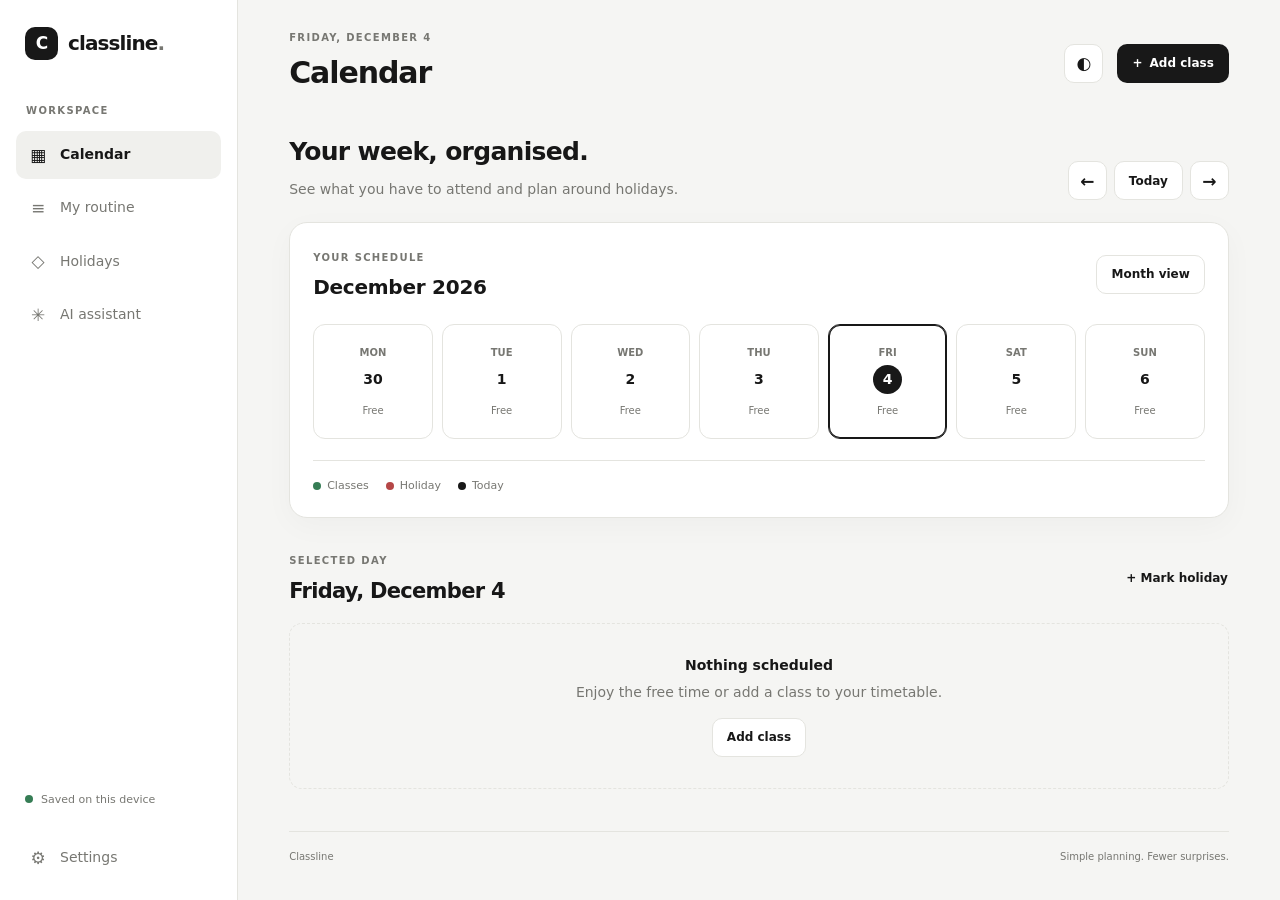
<file: legacy/index.html>
<!DOCTYPE html>
<html lang="en">
<head>
  <meta charset="UTF-8">
  <meta name="viewport" content="width=device-width, initial-scale=1">
  <meta name="theme-color" content="#101010">
  <meta
    name="description"
    content="A simple, offline-friendly class routine planner with calendar and holiday management."
  >

  <title>Classline — Class Routine Planner</title>

  <link rel="icon" href="assets/favicon.svg" type="image/svg+xml">
  <link rel="manifest" href="manifest.json">
  <link rel="stylesheet" href="css/styles.css">

  <script src="js/database.js" defer></script>
  <script src="js/theme.js" defer></script>
  <script src="js/calendar.js" defer></script>
  <script src="js/routine.js" defer></script>
  <script src="js/ai-assistant.js" defer></script>
  <script src="js/backup.js" defer></script>
  <script src="js/app.js" defer></script>
</head>

<body>
  <div class="app-shell">
    <aside class="sidebar" id="sidebar">
      <a class="brand" href="#" aria-label="Classline home">
        <span class="brand-mark">C</span>
        <span>classline<span class="brand-period">.</span></span>
      </a>

      <div class="sidebar-label">WORKSPACE</div>

      <nav class="side-navigation" aria-label="Main navigation">
        <button class="nav-item active" data-view="calendar">
          <span class="nav-symbol">▦</span>
          Calendar
        </button>

        <button class="nav-item" data-view="routine">
          <span class="nav-symbol">≡</span>
          My routine
        </button>

        <button class="nav-item" data-view="holidays">
          <span class="nav-symbol">◇</span>
          Holidays
        </button>

        <button class="nav-item" data-view="assistant">
          <span class="nav-symbol">✳</span>
          AI assistant
        </button>
      </nav>

      <div class="sidebar-bottom">
        <div class="storage-indicator">
          <span class="status-dot"></span>
          <span>Saved on this device</span>
        </div>

        <button class="nav-item" data-view="settings">
          <span class="nav-symbol">⚙</span>
          Settings
        </button>
      </div>
    </aside>

    <main class="main-area">
      <header class="topbar">
        <div>
          <div class="eyebrow" id="today-label">YOUR ACADEMIC SPACE</div>
          <h1 id="page-title">Calendar</h1>
        </div>

        <div class="topbar-actions">
          <button
            class="icon-button"
            id="theme-toggle"
            type="button"
            aria-label="Toggle theme"
            title="Toggle theme"
          >◐</button>

          <button class="primary-button" id="quick-add" type="button">
            <span>+</span> Add class
          </button>
        </div>
      </header>

      <section class="view active" id="view-calendar">
        <div class="welcome-row">
          <div>
            <h2>Your week, organised.</h2>
            <p>See what you have to attend and plan around holidays.</p>
          </div>

          <div class="week-controls">
            <button class="icon-button" id="previous-week" aria-label="Previous week">←</button>
            <button class="secondary-button" id="today-button">Today</button>
            <button class="icon-button" id="next-week" aria-label="Next week">→</button>
          </div>
        </div>

        <div class="calendar-card">
          <div class="calendar-heading">
            <div>
              <span class="eyebrow">YOUR SCHEDULE</span>
              <h3 id="week-heading">This week</h3>
            </div>

            <button class="secondary-button" id="month-toggle">Month view</button>
          </div>

          <div class="week-grid" id="week-grid"></div>

          <div class="month-grid hidden" id="month-grid"></div>

          <div class="calendar-legend">
            <span><i class="legend-dot class-dot"></i> Classes</span>
            <span><i class="legend-dot holiday-dot"></i> Holiday</span>
            <span><i class="legend-dot today-dot"></i> Today</span>
          </div>
        </div>

        <div class="section-heading">
          <div>
            <span class="eyebrow">SELECTED DAY</span>
            <h2 id="selected-date-heading">Today's classes</h2>
          </div>

          <button class="text-button" id="add-holiday-from-calendar">
            + Mark holiday
          </button>
        </div>

        <div id="selected-day-content" class="class-list"></div>
      </section>

      <section class="view" id="view-routine">
        <div class="section-intro">
          <span class="eyebrow">YOUR TIMETABLE</span>
          <h2>My routine</h2>
          <p>Manage recurring classes and individual sessions.</p>
        </div>

        <div class="panel">
          <div class="panel-heading">
            <div>
              <h3>Recurring classes</h3>
              <p>Classes that repeat on selected weekdays.</p>
            </div>

            <button class="primary-button" id="routine-add-class">+ Add class</button>
          </div>

          <div id="routine-list" class="class-list"></div>
        </div>
      </section>

      <section class="view" id="view-holidays">
        <div class="section-intro">
          <span class="eyebrow">ACADEMIC CALENDAR</span>
          <h2>Holidays & closures</h2>
          <p>Add holidays that should prevent recurring classes from appearing.</p>
        </div>

        <div class="panel">
          <div class="panel-heading">
            <div>
              <h3>Holiday list</h3>
              <p>Holidays you have entered manually.</p>
            </div>

            <button class="primary-button" id="add-holiday">+ Add holiday</button>
          </div>

          <div id="holiday-list" class="class-list"></div>
        </div>
      </section>

      <section class="view" id="view-assistant">
        <div class="section-intro">
          <span class="eyebrow">ASSISTED PLANNING</span>
          <h2>Build your routine with AI</h2>
          <p>Describe your classes, generate a prompt, and bring the structured result back here.</p>
        </div>

        <div class="panel assistant-panel">
          <div class="step-number">01</div>
          <h3>Describe your timetable</h3>
          <p class="muted">
            Explain your subjects, class times, weekdays, semester dates,
            holidays and any scheduling rules.
          </p>

          <label for="routine-description">Your description</label>
          <textarea
            id="routine-description"
            rows="7"
            placeholder="Example: I attend college Monday to Friday. Political Science is on Monday at 10:00 AM..."
          ></textarea>

          <div class="form-row">
            <div class="form-field">
              <label for="academic-start">Academic period starts</label>
              <input id="academic-start" type="date">
            </div>

            <div class="form-field">
              <label for="academic-end">Academic period ends</label>
              <input id="academic-end" type="date">
            </div>
          </div>

          <button class="primary-button full-width" id="generate-prompt">
            Generate AI prompt →
          </button>
        </div>

        <div class="panel assistant-panel">
          <div class="step-number">02</div>
          <h3>Use the prompt with your AI assistant</h3>
          <p class="muted">
            Copy the generated prompt and paste it into an AI assistant.
            Ask it to return only the JSON object described in the prompt.
          </p>

          <textarea id="generated-prompt" rows="8" readonly
            placeholder="Your generated prompt will appear here."></textarea>

          <div class="button-row">
            <button class="secondary-button" id="copy-prompt">Copy prompt</button>
            <button class="secondary-button" id="share-prompt">Share prompt</button>
          </div>
        </div>

        <div class="panel assistant-panel">
          <div class="step-number">03</div>
          <h3>Import the generated routine</h3>
          <p class="muted">
            Paste the JSON returned by your AI assistant. Nothing will be
            applied until you review and confirm it.
          </p>

          <label for="routine-json">Routine JSON</label>
          <textarea id="routine-json" rows="8"
            placeholder='Paste the JSON object here, including its opening and closing braces.'></textarea>

          <div class="button-row">
            <button class="secondary-button" id="read-clipboard">Read clipboard</button>
            <button class="primary-button" id="validate-routine">Validate & review</button>
          </div>

          <p id="assistant-status" class="status-message" role="status"></p>
          <div id="import-preview"></div>
        </div>
      </section>

      <section class="view" id="view-settings">
        <div class="section-intro">
          <span class="eyebrow">PREFERENCES</span>
          <h2>Settings & backups</h2>
          <p>Control your appearance and manage your local data.</p>
        </div>

        <div class="panel">
          <div class="panel-heading">
            <div>
              <h3>Appearance</h3>
              <p>Choose a comfortable reading theme.</p>
            </div>
          </div>

          <div class="settings-row">
            <div>
              <strong>Colour theme</strong>
              <p class="muted">Switch between light and dark modes.</p>
            </div>
            <button class="secondary-button" id="settings-theme-toggle">Toggle theme</button>
          </div>
        </div>

        <div class="panel">
          <div class="panel-heading">
            <div>
              <h3>Your data</h3>
              <p>Your timetable is stored in this browser.</p>
            </div>
          </div>

          <div class="button-row">
            <button class="primary-button" id="export-data">Export backup</button>
            <button class="secondary-button" id="import-data-button">Restore backup</button>
            <input id="import-data-file" type="file" accept=".json,application/json" hidden>
          </div>

          <p class="muted small">
            Export a backup regularly. Clearing browser storage or changing
            browsers may remove access to locally stored data.
          </p>
        </div>
      </section>

      <footer class="app-footer">
        <span>Classline</span>
        <span>Simple planning. Fewer surprises.</span>
      </footer>
    </main>
  </div>

  <nav class="mobile-nav" aria-label="Mobile navigation">
    <button class="mobile-nav-item active" data-view="calendar">
      <span>▦</span><small>Calendar</small>
    </button>
    <button class="mobile-nav-item" data-view="routine">
      <span>≡</span><small>Routine</small>
    </button>
    <button class="mobile-nav-item" data-view="holidays">
      <span>◇</span><small>Holidays</small>
    </button>
    <button class="mobile-nav-item" data-view="assistant">
      <span>✳</span><small>AI</small>
    </button>
    <button class="mobile-nav-item" data-view="settings">
      <span>⚙</span><small>Settings</small>
    </button>
  </nav>

  <dialog id="class-dialog" class="app-dialog">
    <form id="class-form" method="dialog">
      <div class="dialog-heading">
        <div>
          <span class="eyebrow">TIMETABLE EDITOR</span>
          <h2 id="class-dialog-title">Add a class</h2>
        </div>
        <button type="button" class="icon-button" data-close-dialog aria-label="Close">×</button>
      </div>

      <input id="class-id" type="hidden">

      <label for="class-name">Subject / class name</label>
      <input id="class-name" name="name" maxlength="100" required
        placeholder="e.g. Comparative Politics">

      <div class="form-row">
        <div class="form-field">
          <label for="class-start">Start time</label>
          <input id="class-start" type="time" required>
        </div>
        <div class="form-field">
          <label for="class-end">End time</label>
          <input id="class-end" type="time" required>
        </div>
      </div>

      <label for="class-location">Room / location (optional)</label>
      <input id="class-location" maxlength="100" placeholder="e.g. Room 12">

      <label>Repeats on</label>
      <div class="weekday-picker" id="weekday-picker">
        <label><input type="checkbox" value="1"> Mon</label>
        <label><input type="checkbox" value="2"> Tue</label>
        <label><input type="checkbox" value="3"> Wed</label>
        <label><input type="checkbox" value="4"> Thu</label>
        <label><input type="checkbox" value="5"> Fri</label>
        <label><input type="checkbox" value="6"> Sat</label>
        <label><input type="checkbox" value="0"> Sun</label>
      </div>

      <label for="class-date">One-time date (optional)</label>
      <input id="class-date" type="date">
      <p class="muted small">
        Leave the date empty for a recurring class. Choose a date for a
        one-time session.
      </p>

      <div class="button-row dialog-actions">
        <button type="button" class="secondary-button" data-close-dialog>Cancel</button>
        <button type="submit" class="primary-button">Save class</button>
      </div>
    </form>
  </dialog>

  <dialog id="holiday-dialog" class="app-dialog">
    <form id="holiday-form" method="dialog">
      <div class="dialog-heading">
        <div>
          <span class="eyebrow">ACADEMIC CALENDAR</span>
          <h2>Add a holiday</h2>
        </div>
        <button type="button" class="icon-button" data-close-dialog aria-label="Close">×</button>
      </div>

      <label for="holiday-name">Holiday name</label>
      <input id="holiday-name" required maxlength="100" placeholder="e.g. College foundation day">

      <label for="holiday-date">Date</label>
      <input id="holiday-date" type="date" required>

      <label for="holiday-note">Note (optional)</label>
      <textarea id="holiday-note" rows="3" maxlength="500"
        placeholder="Any useful details"></textarea>

      <div class="button-row dialog-actions">
        <button type="button" class="secondary-button" data-close-dialog>Cancel</button>
        <button type="submit" class="primary-button">Save holiday</button>
      </div>
    </form>
  </dialog>

  <div class="toast" id="toast" role="status" aria-live="polite"></div>
</body>
</html>
</file>
<file: legacy/css/styles.css>
:root {
  color-scheme: light;
  --bg: #f5f5f3;
  --surface: #ffffff;
  --surface-soft: #f0f0ed;
  --text: #171717;
  --muted: #777772;
  --border: #e4e4df;
  --accent: #181818;
  --accent-text: #ffffff;
  --green: #367d55;
  --green-soft: #e7f3e9;
  --red: #b54747;
  --red-soft: #faeaea;
  --radius: 18px;
  --shadow: 0 8px 30px rgb(0 0 0 / 3%);
  font-family: Inter, ui-sans-serif, system-ui, -apple-system, BlinkMacSystemFont,
    "Segoe UI", sans-serif;
}

:root[data-theme="dark"] {
  color-scheme: dark;
  --bg: #101010;
  --surface: #191919;
  --surface-soft: #232323;
  --text: #f1f1ed;
  --muted: #a1a19a;
  --border: #33332f;
  --accent: #f0f0eb;
  --accent-text: #151515;
  --green: #8ac99c;
  --green-soft: #233629;
  --red: #ed9b9b;
  --red-soft: #3b2424;
  --shadow: 0 8px 30px rgb(0 0 0 / 12%);
}

* {
  box-sizing: border-box;
}

html {
  min-width: 320px;
  scroll-behavior: smooth;
}

body {
  margin: 0;
  background: var(--bg);
  color: var(--text);
  font-size: 14px;
  line-height: 1.55;
  transition: background-color 160ms ease, color 160ms ease;
}

button,
input,
textarea {
  font: inherit;
}

button {
  cursor: pointer;
}

button:focus-visible,
input:focus-visible,
textarea:focus-visible {
  outline: 2px solid var(--muted);
  outline-offset: 3px;
}

button:disabled {
  cursor: not-allowed;
  opacity: 0.5;
}

input,
textarea {
  width: 100%;
  padding: 11px 12px;
  border: 1px solid var(--border);
  border-radius: 10px;
  background: var(--surface);
  color: var(--text);
}

textarea {
  resize: vertical;
  min-height: 90px;
}

input::placeholder,
textarea::placeholder {
  color: var(--muted);
  opacity: 0.8;
}

label {
  display: block;
  margin: 15px 0 7px;
  font-size: 12px;
  font-weight: 650;
}

h1,
h2,
h3,
p {
  margin-top: 0;
}

h1 {
  margin-bottom: 0;
  font-size: clamp(23px, 3vw, 30px);
  letter-spacing: -1.1px;
}

h2 {
  margin-bottom: 7px;
  font-size: clamp(20px, 2.5vw, 25px);
  letter-spacing: -0.7px;
}

h3 {
  margin-bottom: 5px;
  font-size: 16px;
  letter-spacing: -0.25px;
}

p {
  color: var(--muted);
}

.app-shell {
  min-height: 100vh;
}

.sidebar {
  position: fixed;
  inset: 0 auto 0 0;
  z-index: 10;
  display: flex;
  width: 238px;
  flex-direction: column;
  padding: 27px 16px 18px;
  border-right: 1px solid var(--border);
  background: var(--surface);
}

.brand {
  display: flex;
  align-items: center;
  gap: 10px;
  padding: 0 9px;
  color: var(--text);
  font-size: 20px;
  font-weight: 800;
  letter-spacing: -0.9px;
  text-decoration: none;
}

.brand-mark {
  display: grid;
  width: 33px;
  height: 33px;
  place-items: center;
  border-radius: 10px;
  background: var(--accent);
  color: var(--accent-text);
  font-size: 17px;
}

.brand-period {
  color: var(--muted);
}

.sidebar-label,
.eyebrow {
  color: var(--muted);
  font-size: 10px;
  font-weight: 750;
  letter-spacing: 1.35px;
}

.sidebar-label {
  margin: 43px 10px 12px;
}

.side-navigation {
  display: grid;
  gap: 5px;
}

.nav-item {
  display: flex;
  width: 100%;
  align-items: center;
  gap: 12px;
  padding: 11px 12px;
  border: 0;
  border-radius: 10px;
  background: transparent;
  color: var(--muted);
  text-align: left;
  transition: background-color 120ms ease, color 120ms ease;
}

.nav-item:hover,
.nav-item.active {
  background: var(--surface-soft);
  color: var(--text);
}

.nav-item.active {
  font-weight: 700;
}

.nav-symbol {
  display: inline-grid;
  width: 20px;
  place-items: center;
  font-size: 17px;
}

.sidebar-bottom {
  display: grid;
  gap: 14px;
  margin-top: auto;
}

.storage-indicator {
  display: flex;
  align-items: center;
  gap: 8px;
  padding: 12px 9px;
  color: var(--muted);
  font-size: 11px;
}

.status-dot,
.legend-dot {
  display: inline-block;
  width: 8px;
  height: 8px;
  flex: 0 0 auto;
  border-radius: 50%;
}

.status-dot {
  background: var(--green);
}

.main-area {
  max-width: 1500px;
  min-height: 100vh;
  margin-left: 238px;
  padding: 30px clamp(20px, 4vw, 55px) 24px;
}

.topbar,
.topbar-actions,
.welcome-row,
.week-controls,
.calendar-heading,
.section-heading,
.panel-heading,
.button-row,
.settings-row,
.dialog-heading {
  display: flex;
  align-items: center;
  justify-content: space-between;
  gap: 14px;
}

.topbar {
  margin-bottom: 37px;
}

.topbar .eyebrow {
  display: block;
  margin-bottom: 4px;
}

.topbar-actions {
  justify-content: flex-end;
}

.primary-button,
.secondary-button,
.icon-button,
.text-button {
  display: inline-flex;
  min-height: 39px;
  align-items: center;
  justify-content: center;
  gap: 7px;
  padding: 9px 14px;
  border: 1px solid transparent;
  border-radius: 10px;
  font-weight: 650;
  font-size: 12px;
  white-space: nowrap;
  transition: transform 120ms ease, background-color 120ms ease;
}

.primary-button:hover,
.secondary-button:hover,
.icon-button:hover {
  transform: translateY(-1px);
}

.primary-button {
  background: var(--accent);
  color: var(--accent-text);
}

.secondary-button,
.icon-button {
  border-color: var(--border);
  background: var(--surface);
  color: var(--text);
}

.icon-button {
  width: 39px;
  padding: 0;
  font-size: 17px;
}

.text-button {
  padding: 6px 0;
  background: transparent;
  color: var(--text);
}

.welcome-row {
  align-items: flex-end;
  margin-bottom: 22px;
}

.welcome-row p,
.section-intro p {
  margin-bottom: 0;
}

.week-controls {
  gap: 7px;
}

.calendar-card,
.panel {
  margin-bottom: 26px;
  padding: 23px;
  border: 1px solid var(--border);
  border-radius: var(--radius);
  background: var(--surface);
  box-shadow: var(--shadow);
}

.calendar-heading {
  margin-bottom: 21px;
}

.calendar-heading h3 {
  margin: 4px 0 0;
  font-size: 20px;
}

.week-grid {
  display: grid;
  grid-template-columns: repeat(7, minmax(0, 1fr));
  gap: 9px;
}

.day-cell {
  min-width: 0;
  min-height: 115px;
  padding: 10px 5px;
  border: 1px solid var(--border);
  border-radius: 12px;
  background: var(--surface);
  color: var(--text);
  text-align: center;
}

.day-cell:hover {
  background: var(--surface-soft);
}

.day-cell.selected {
  border-color: var(--accent);
  box-shadow: inset 0 0 0 1px var(--accent);
}

.day-cell.today .day-number {
  display: grid;
  width: 29px;
  height: 29px;
  margin: 5px auto;
  place-items: center;
  border-radius: 50%;
  background: var(--accent);
  color: var(--accent-text);
}

.day-name {
  display: block;
  color: var(--muted);
  font-size: 10px;
  font-weight: 700;
  text-transform: uppercase;
}

.day-number {
  display: grid;
  width: 29px;
  height: 29px;
  margin: 5px auto;
  place-items: center;
  border-radius: 50%;
  font-weight: 750;
}

.day-meta {
  display: block;
  overflow: hidden;
  margin-top: 9px;
  color: var(--muted);
  font-size: 10px;
  text-overflow: ellipsis;
  white-space: nowrap;
}

.day-meta.has-classes {
  color: var(--green);
}

.day-meta.is-holiday {
  color: var(--red);
}

.calendar-legend {
  display: flex;
  flex-wrap: wrap;
  gap: 17px;
  margin-top: 21px;
  padding-top: 16px;
  border-top: 1px solid var(--border);
  color: var(--muted);
  font-size: 11px;
}

.calendar-legend span {
  display: inline-flex;
  align-items: center;
  gap: 6px;
}

.class-dot {
  background: var(--green);
}

.holiday-dot {
  background: var(--red);
}

.today-dot {
  background: var(--accent);
}

.month-grid {
  display: grid;
  grid-template-columns: repeat(7, minmax(0, 1fr));
  gap: 6px;
}

.month-weekday {
  padding: 8px 0;
  color: var(--muted);
  font-size: 10px;
  font-weight: 700;
  text-align: center;
}

.month-day {
  min-height: 66px;
  padding: 8px;
  border: 1px solid var(--border);
  border-radius: 9px;
  background: var(--surface);
  color: var(--text);
  text-align: left;
}

.month-day.empty {
  border-color: transparent;
  background: transparent;
  pointer-events: none;
}

.month-day.selected {
  border-color: var(--accent);
  box-shadow: inset 0 0 0 1px var(--accent);
}

.month-day.today {
  background: var(--surface-soft);
}

.month-day small {
  display: block;
  margin-top: 5px;
  color: var(--green);
  font-size: 9px;
}

.hidden {
  display: none !important;
}

.section-heading {
  margin: 31px 0 16px;
}

.section-heading h2 {
  margin: 4px 0 0;
  font-size: 21px;
}

.class-list {
  display: grid;
  gap: 10px;
}

.class-card {
  display: flex;
  align-items: center;
  gap: 14px;
  padding: 15px;
  border: 1px solid var(--border);
  border-radius: 13px;
  background: var(--surface);
}

.class-time {
  min-width: 90px;
  color: var(--muted);
  font-size: 11px;
  font-weight: 650;
}

.class-time-line {
  width: 3px;
  align-self: stretch;
  border-radius: 4px;
  background: var(--green);
}

.class-details {
  min-width: 0;
  flex: 1;
}

.class-details h3 {
  margin: 0 0 4px;
  overflow-wrap: anywhere;
}

.class-details p {
  margin: 0;
  font-size: 11px;
}

.card-actions {
  display: flex;
  flex-wrap: wrap;
  gap: 6px;
}

.small-button {
  padding: 7px 9px;
  border: 1px solid var(--border);
  border-radius: 8px;
  background: var(--surface);
  color: var(--text);
  font-size: 11px;
}

.danger-button {
  color: var(--red);
}

.empty-state {
  padding: 31px 15px;
  border: 1px dashed var(--border);
  border-radius: 13px;
  color: var(--muted);
  text-align: center;
}

.empty-state strong {
  display: block;
  margin-bottom: 5px;
  color: var(--text);
}

.section-intro {
  margin: 0 0 24px;
}

.section-intro .eyebrow {
  display: block;
  margin-bottom: 7px;
}

.section-intro h2 {
  font-size: clamp(25px, 3vw, 33px);
}

.panel-heading {
  margin-bottom: 20px;
}

.panel-heading p {
  margin-bottom: 0;
  font-size: 12px;
}

.assistant-panel {
  max-width: 850px;
}

.assistant-panel > h3 {
  margin-top: 10px;
  font-size: 19px;
}

.assistant-panel > p {
  font-size: 12px;
}

.step-number {
  display: grid;
  width: 29px;
  height: 29px;
  place-items: center;
  border: 1px solid var(--border);
  border-radius: 9px;
  color: var(--muted);
  font-size: 11px;
  font-weight: 750;
}

.form-row {
  display: grid;
  grid-template-columns: 1fr 1fr;
  gap: 14px;
}

.form-field {
  min-width: 0;
}

.form-field label {
  margin-top: 15px;
}

.full-width {
  width: 100%;
  margin-top: 19px;
}

.button-row {
  flex-wrap: wrap;
  justify-content: flex-start;
  margin-top: 13px;
}

.status-message {
  min-height: 18px;
  margin: 12px 0 0;
  font-size: 12px;
}

.status-message.error {
  color: var(--red);
}

.status-message.success {
  color: var(--green);
}

.import-review {
  margin-top: 16px;
  padding: 16px;
  border: 1px solid var(--border);
  border-radius: 12px;
}

.import-review h3 {
  margin-bottom: 9px;
}

.import-review p {
  margin-bottom: 10px;
  font-size: 12px;
}

.settings-row {
  padding: 12px 0;
}

.settings-row p {
  margin: 4px 0 0;
  font-size: 12px;
}

.small {
  font-size: 11px;
}

.app-footer {
  display: flex;
  justify-content: space-between;
  gap: 15px;
  margin-top: 42px;
  padding-top: 17px;
  border-top: 1px solid var(--border);
  color: var(--muted);
  font-size: 10px;
}

.mobile-nav {
  display: none;
}

.app-dialog {
  width: min(520px, calc(100% - 24px));
  max-height: min(88vh, 800px);
  overflow-y: auto;
  padding: 24px;
  border: 1px solid var(--border);
  border-radius: 18px;
  background: var(--surface);
  color: var(--text);
  box-shadow: 0 20px 100px rgb(0 0 0 / 20%);
}

.app-dialog::backdrop {
  background: rgb(0 0 0 / 45%);
  backdrop-filter: blur(3px);
}

.dialog-heading {
  margin-bottom: 15px;
}

.dialog-heading h2 {
  margin: 5px 0 0;
}

.weekday-picker {
  display: grid;
  grid-template-columns: repeat(4, minmax(0, 1fr));
  gap: 7px;
  margin-top: 8px;
}

.weekday-picker label {
  display: flex;
  align-items: center;
  gap: 6px;
  margin: 0;
  padding: 9px;
  border: 1px solid var(--border);
  border-radius: 8px;
  font-size: 11px;
}

.weekday-picker input {
  width: auto;
  margin: 0;
}

.dialog-actions {
  justify-content: flex-end;
  margin-top: 23px;
}

.toast {
  position: fixed;
  right: 20px;
  bottom: 20px;
  z-index: 30;
  max-width: min(360px, calc(100vw - 40px));
  padding: 12px 16px;
  transform: translateY(15px);
  border: 1px solid var(--border);
  border-radius: 11px;
  background: var(--surface);
  color: var(--text);
  box-shadow: var(--shadow);
  opacity: 0;
  pointer-events: none;
  transition: opacity 180ms ease, transform 180ms ease;
}

.toast.visible {
  transform: translateY(0);
  opacity: 1;
}

.view {
  display: none;
}

.view.active {
  display: block;
}

.muted {
  color: var(--muted);
}

@media (max-width: 850px) {
  .sidebar {
    width: 195px;
    padding-right: 12px;
    padding-left: 12px;
  }

  .main-area {
    margin-left: 195px;
    padding-right: 20px;
    padding-left: 20px;
  }

  .calendar-card,
  .panel {
    padding: 17px;
  }

  .week-grid {
    gap: 5px;
  }

  .day-cell {
    min-height: 105px;
  }
}

@media (max-width: 650px) {
  body {
    font-size: 13px;
  }

  .sidebar {
    display: none;
  }

  .main-area {
    min-height: 100vh;
    margin-left: 0;
    padding: 21px 15px 95px;
  }

  .topbar {
    margin-bottom: 27px;
  }

  .topbar .eyebrow {
    font-size: 9px;
  }

  .topbar-actions {
    gap: 7px;
  }

  .topbar-actions .primary-button {
    padding: 9px 11px;
  }

  .mobile-nav {
    position: fixed;
    inset: auto 0 0;
    z-index: 20;
    display: grid;
    grid-template-columns: repeat(5, minmax(0, 1fr));
    padding: 8px 5px max(8px, env(safe-area-inset-bottom));
    border-top: 1px solid var(--border);
    background: var(--surface);
  }

  .mobile-nav-item {
    display: grid;
    justify-items: center;
    gap: 3px;
    padding: 5px 0;
    border: 0;
    border-radius: 9px;
    background: transparent;
    color: var(--muted);
  }

  .mobile-nav-item span {
    font-size: 19px;
  }

  .mobile-nav-item small {
    font-size: 9px;
  }

  .mobile-nav-item.active {
    color: var(--text);
    font-weight: 750;
  }

  .welcome-row {
    align-items: flex-start;
    flex-direction: column;
  }

  .welcome-row h2 {
    font-size: 23px;
  }

  .week-controls {
    align-self: flex-end;
  }

  .calendar-card,
  .panel {
    padding: 13px;
    border-radius: 14px;
  }

  .calendar-heading {
    align-items: flex-start;
  }

  .calendar-heading h3 {
    font-size: 17px;
  }

  .week-grid {
    gap: 4px;
  }

  .day-cell {
    min-height: 94px;
    padding: 7px 1px;
    border-radius: 8px;
  }

  .day-name {
    font-size: 8px;
  }

  .day-number {
    width: 25px;
    height: 25px;
    font-size: 11px;
  }

  .day-cell.today .day-number {
    width: 25px;
    height: 25px;
  }

  .day-meta {
    margin-top: 6px;
    font-size: 8px;
  }

  .calendar-legend {
    gap: 11px;
    font-size: 10px;
  }

  .section-heading {
    align-items: flex-start;
  }

  .section-heading h2 {
    font-size: 19px;
  }

  .class-card {
    align-items: flex-start;
    gap: 9px;
    padding: 11px;
  }

  .class-time {
    min-width: 67px;
    font-size: 10px;
  }

  .class-details h3 {
    font-size: 13px;
  }

  .card-actions {
    flex-direction: column;
  }

  .small-button {
    padding: 6px;
    font-size: 10px;
  }

  .panel-heading {
    align-items: flex-start;
  }

  .panel-heading .primary-button {
    padding: 8px 10px;
  }

  .form-row {
    grid-template-columns: 1fr;
    gap: 0;
  }

  .month-day {
    min-height: 54px;
    padding: 5px;
  }

  .month-day small {
    font-size: 8px;
  }

  .app-footer {
    flex-direction: column;
    gap: 3px;
  }

  .toast {
    right: 12px;
    bottom: 82px;
  }
}

@media (prefers-reduced-motion: reduce) {
  *,
  *::before,
  *::after {
    scroll-behavior: auto !important;
    transition-duration: 0.01ms !important;
    animation-duration: 0.01ms !important;
    animation-iteration-count: 1 !important;
  }
}
</file>
